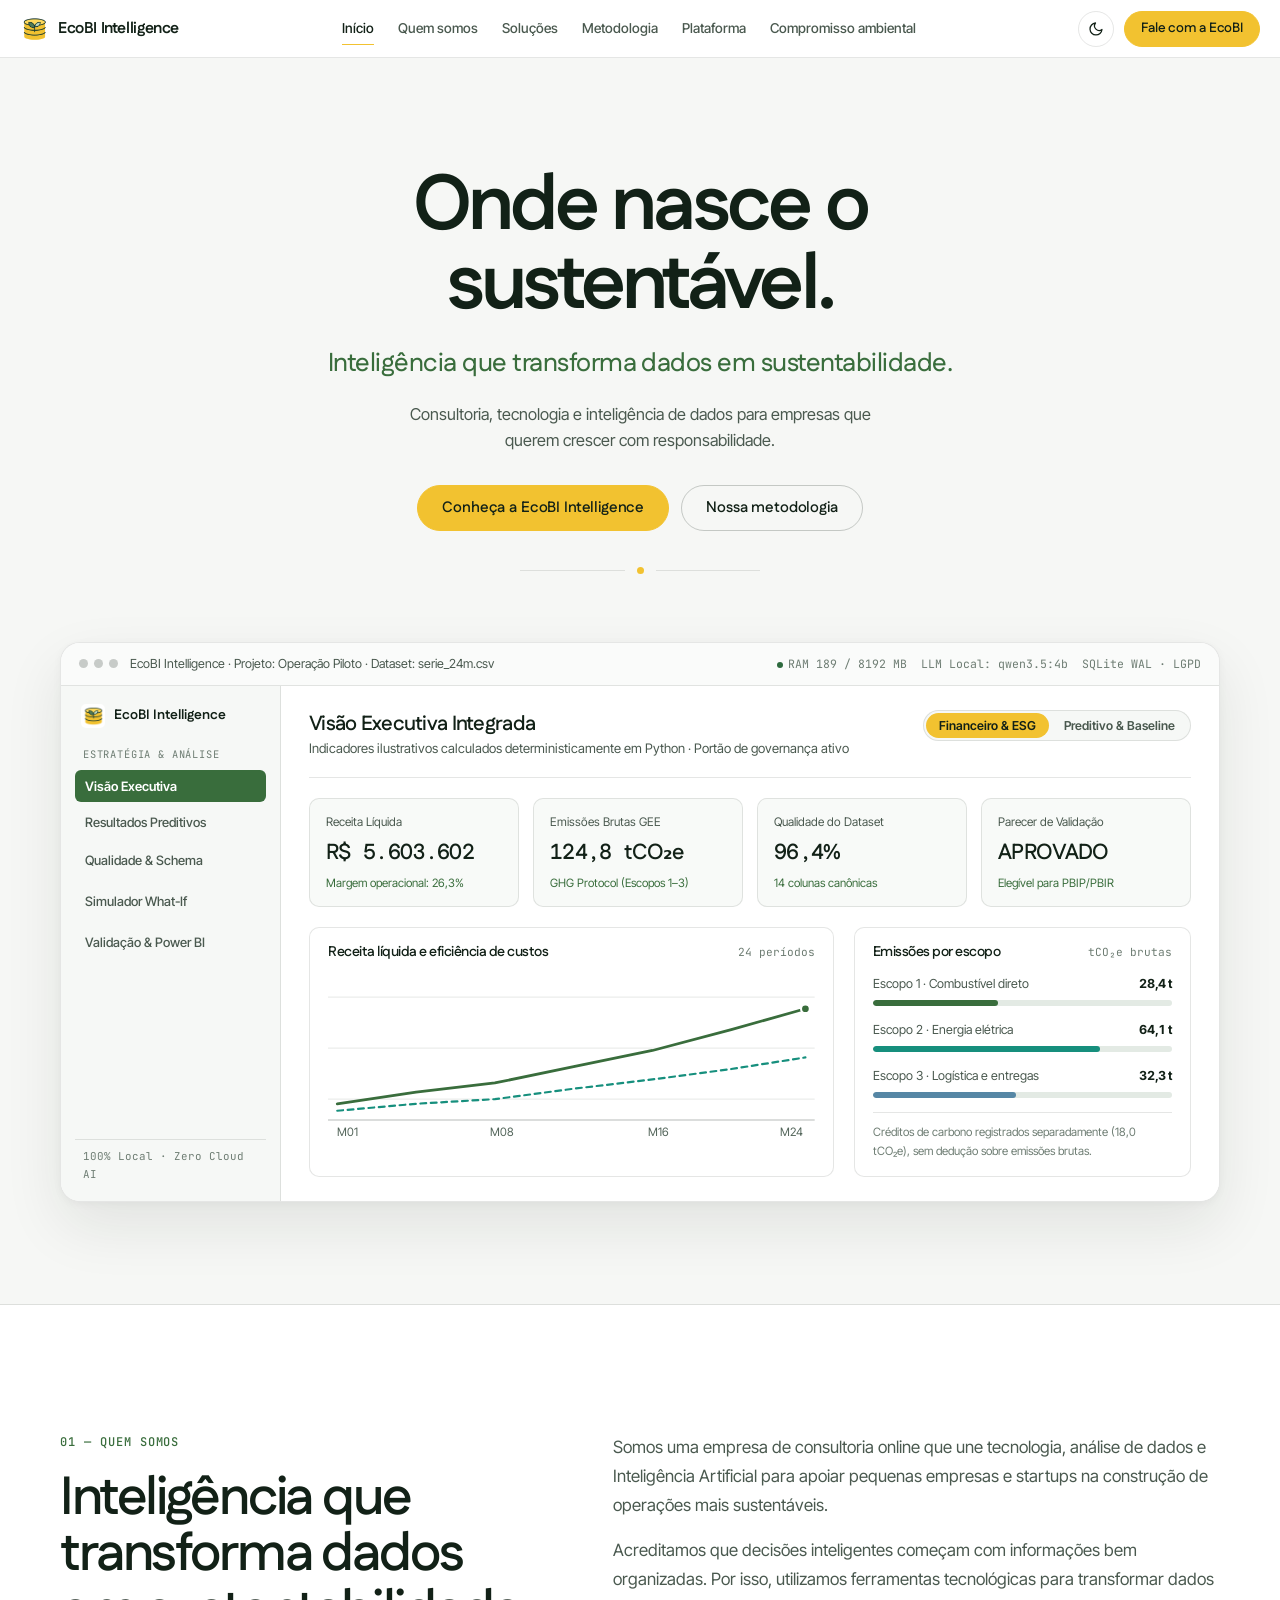
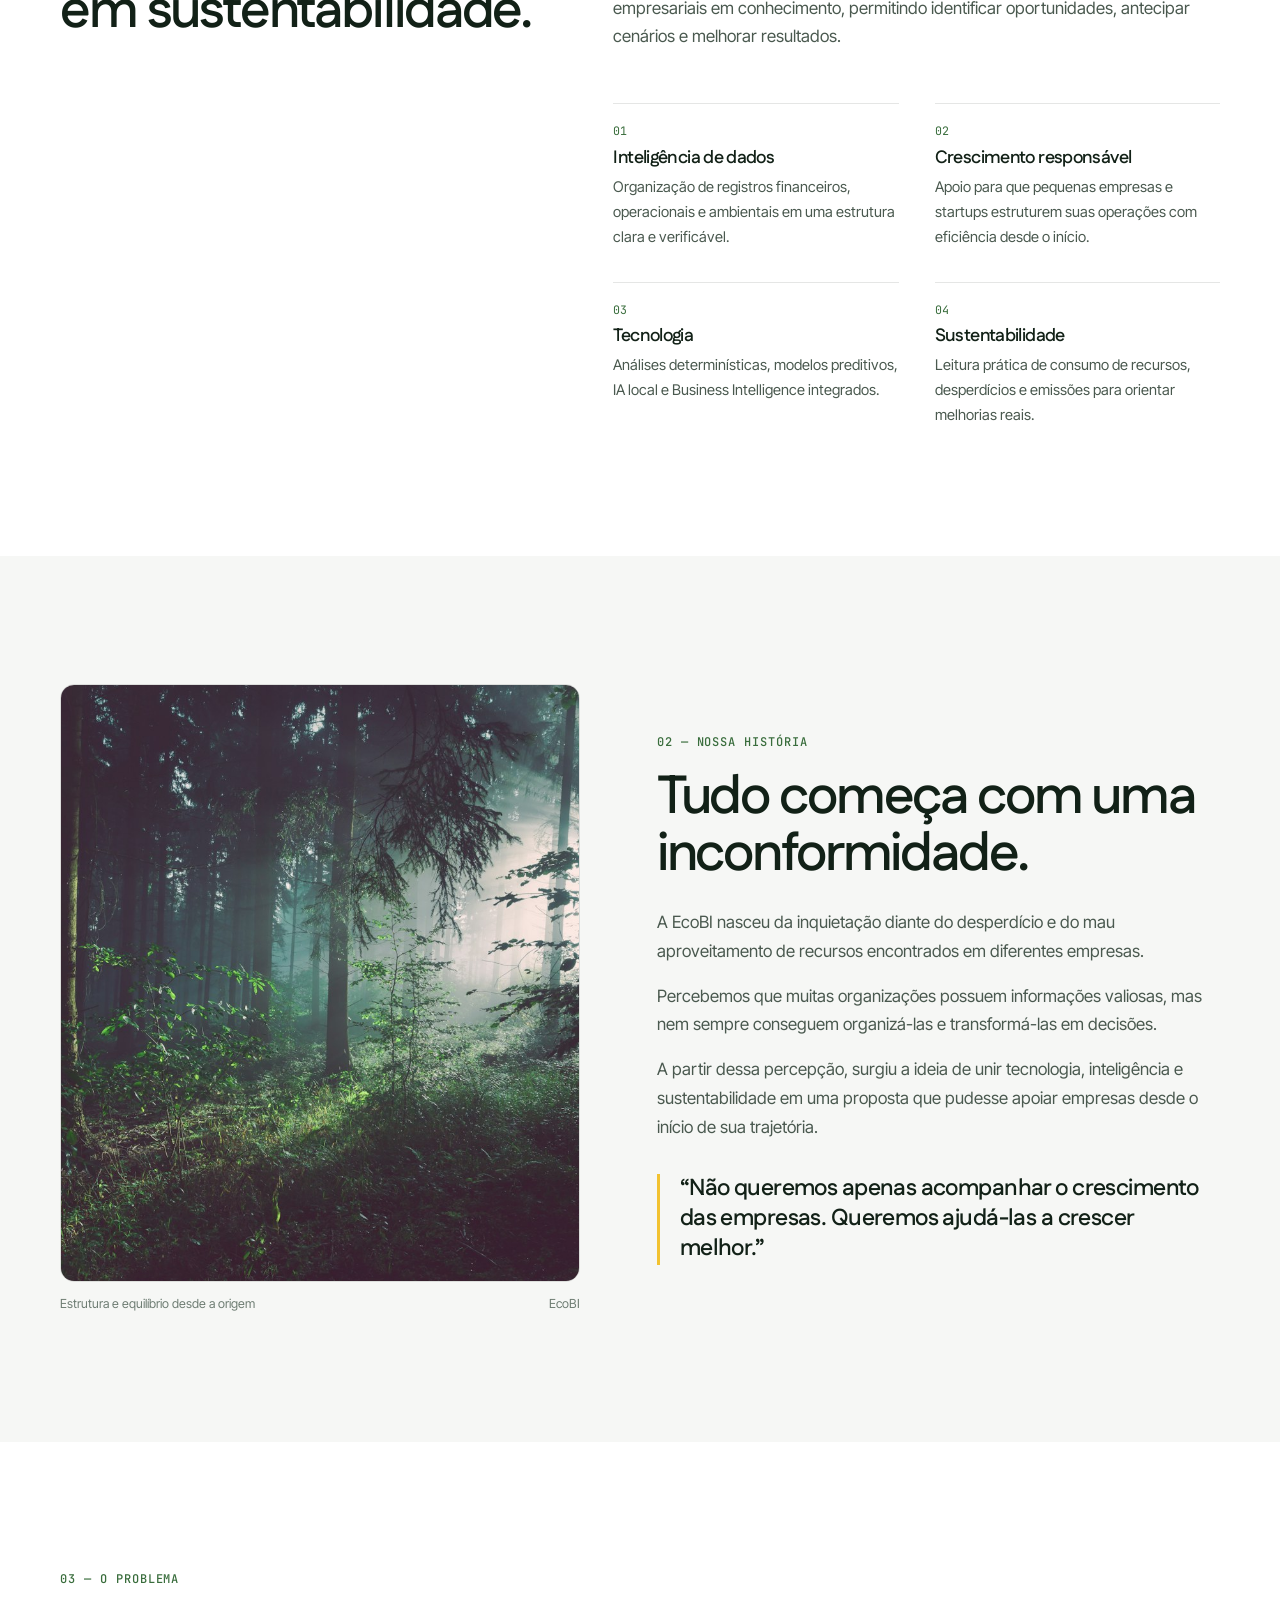
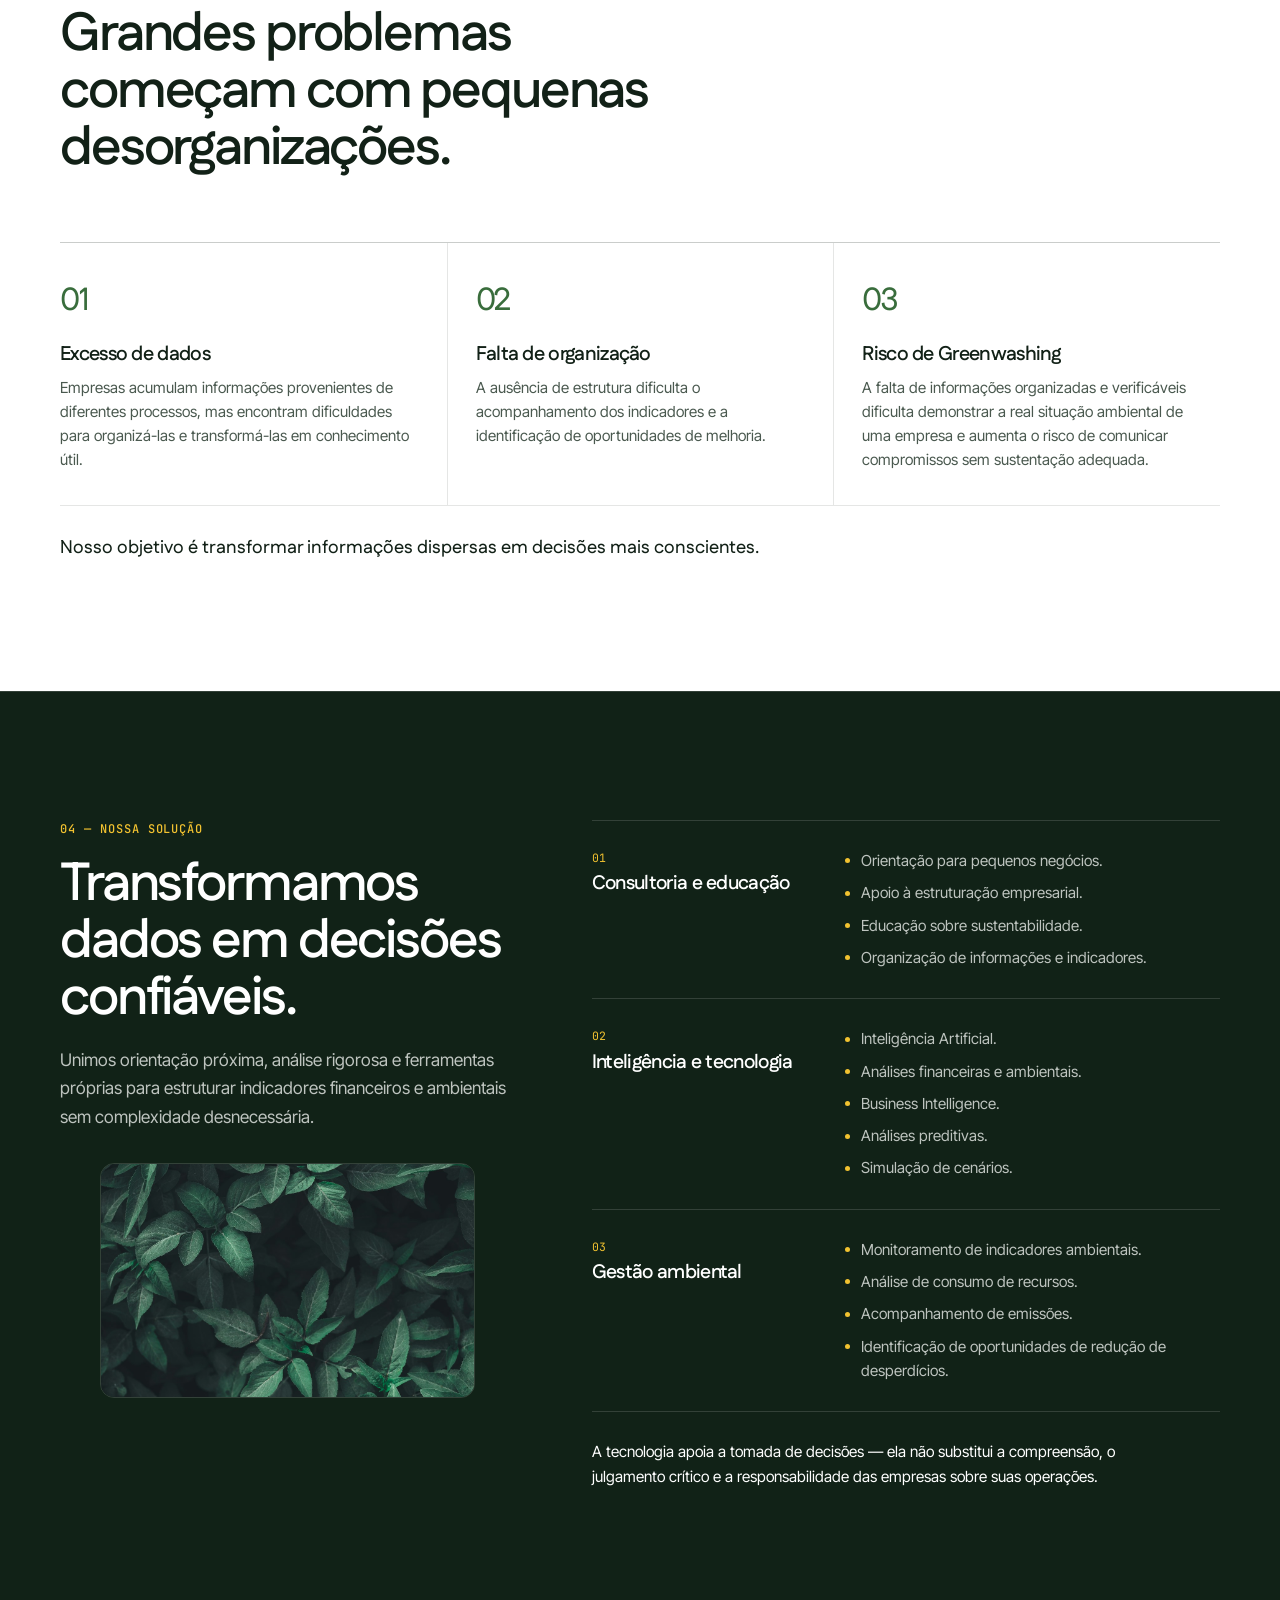
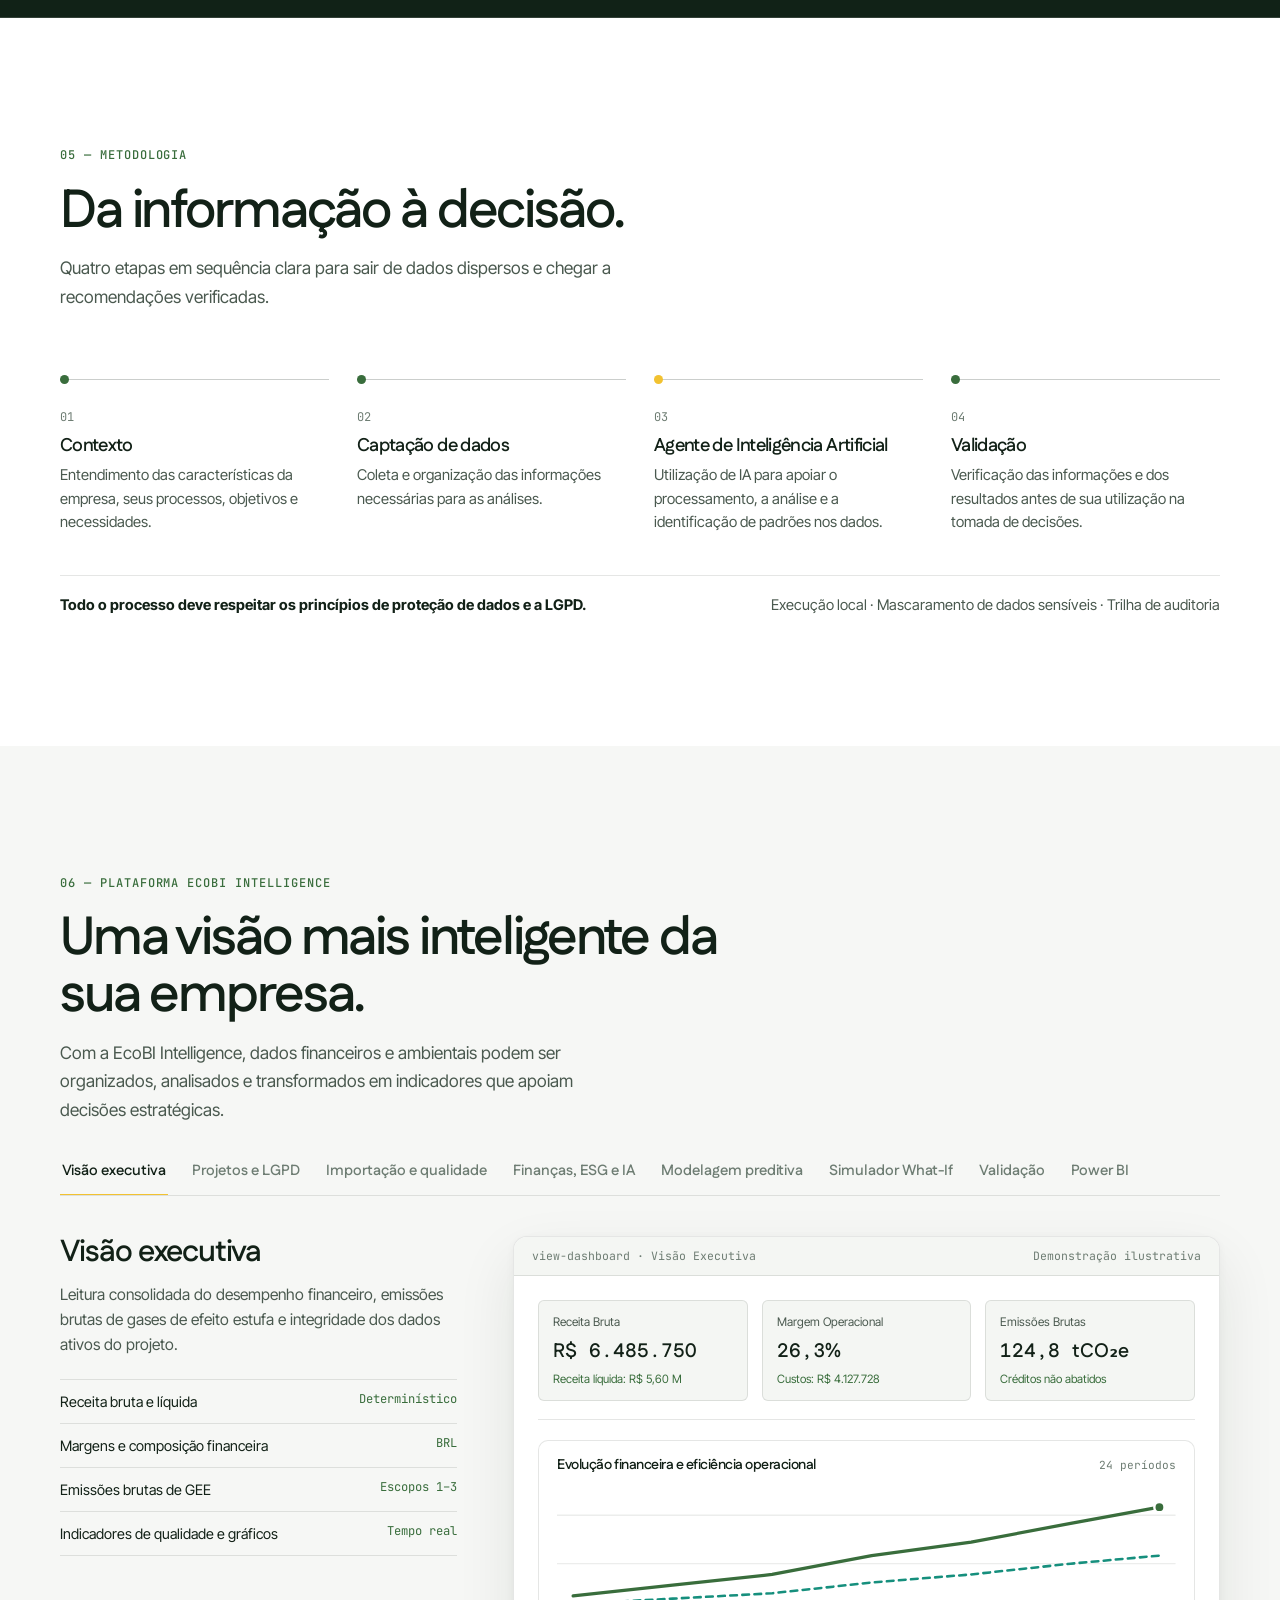
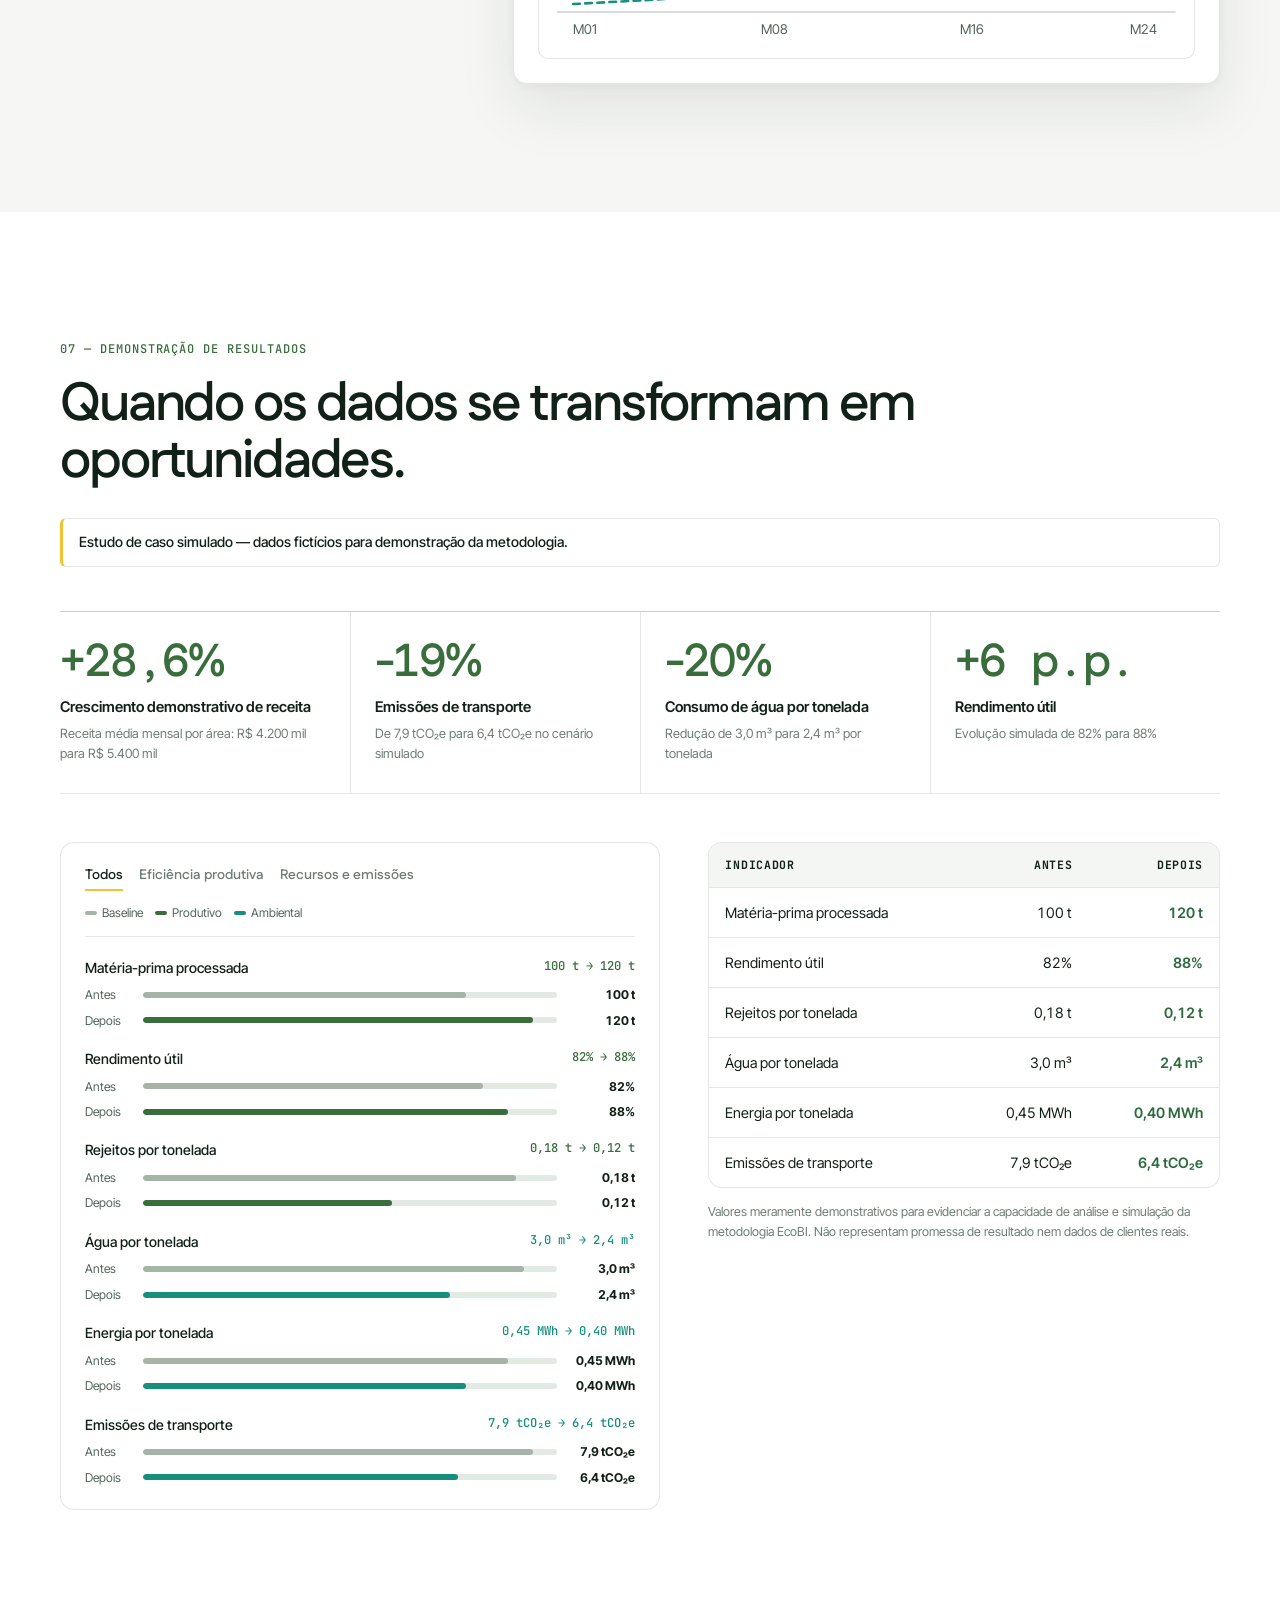
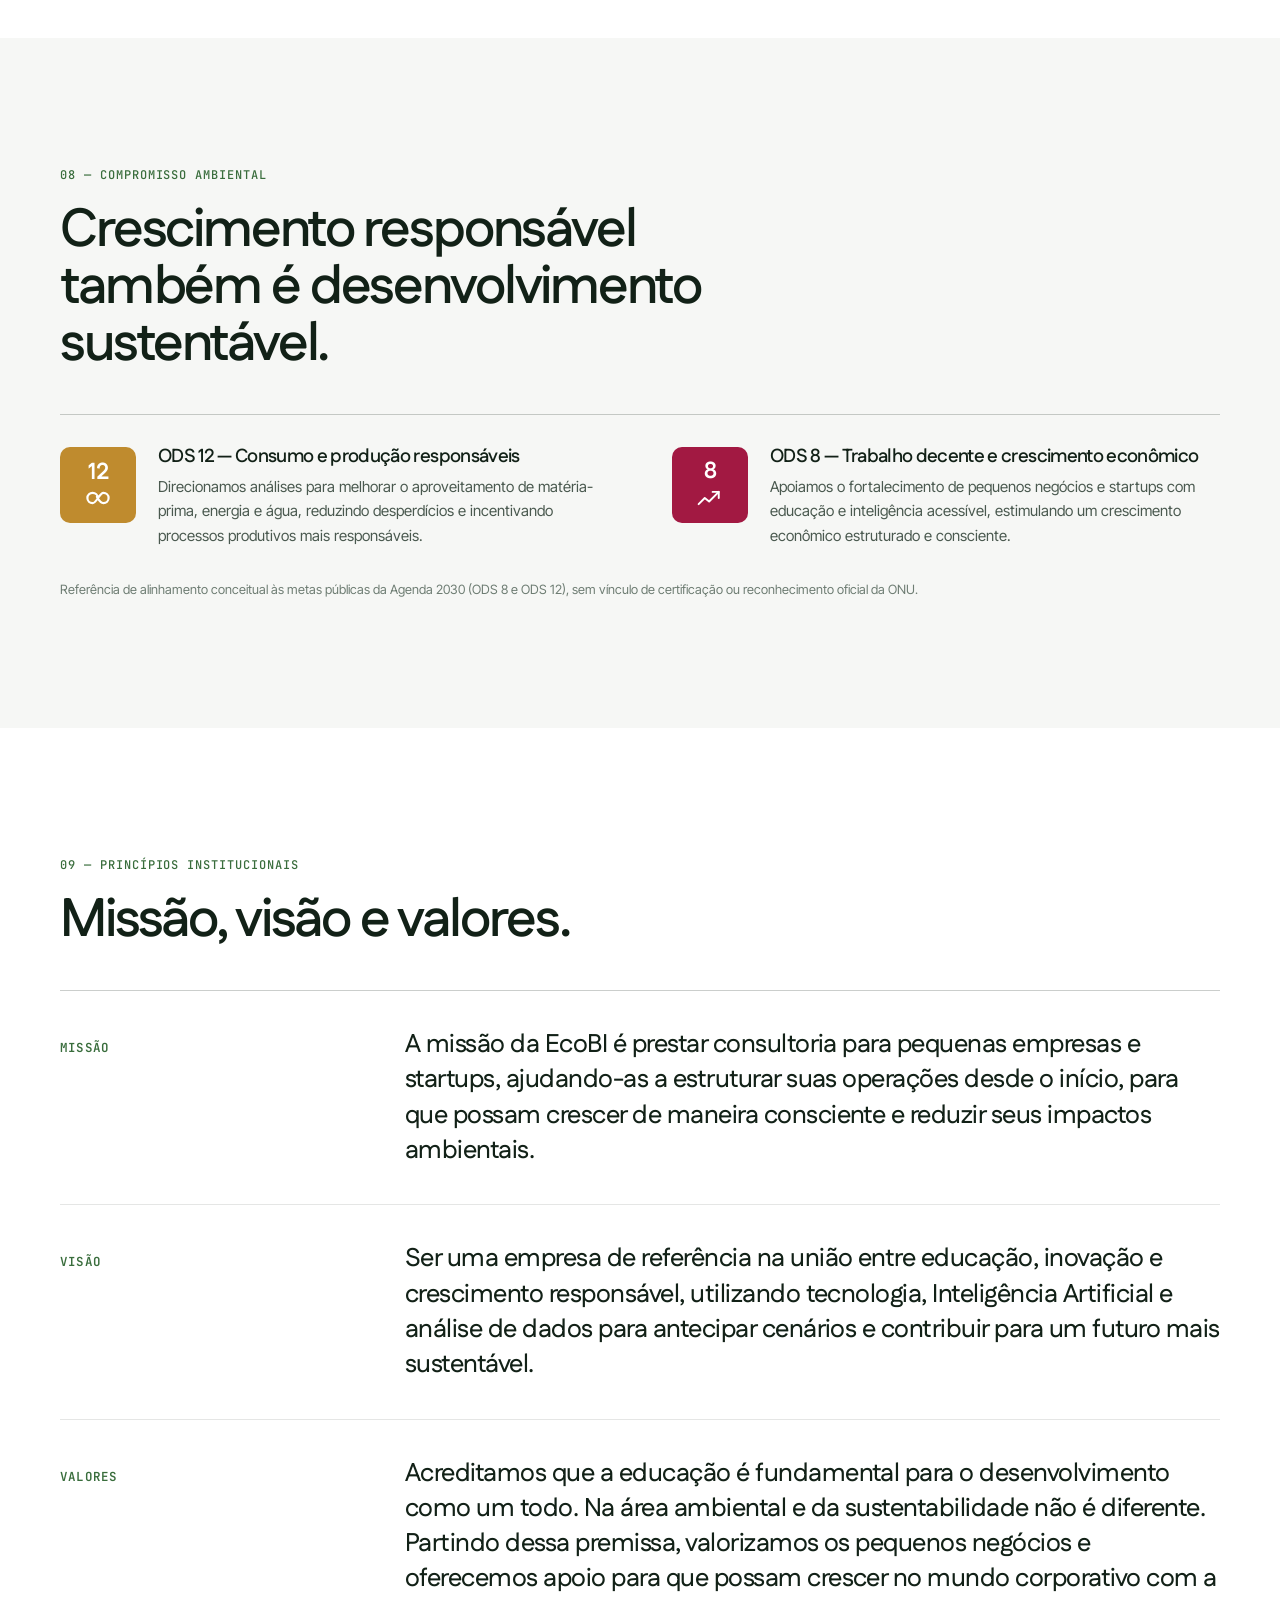
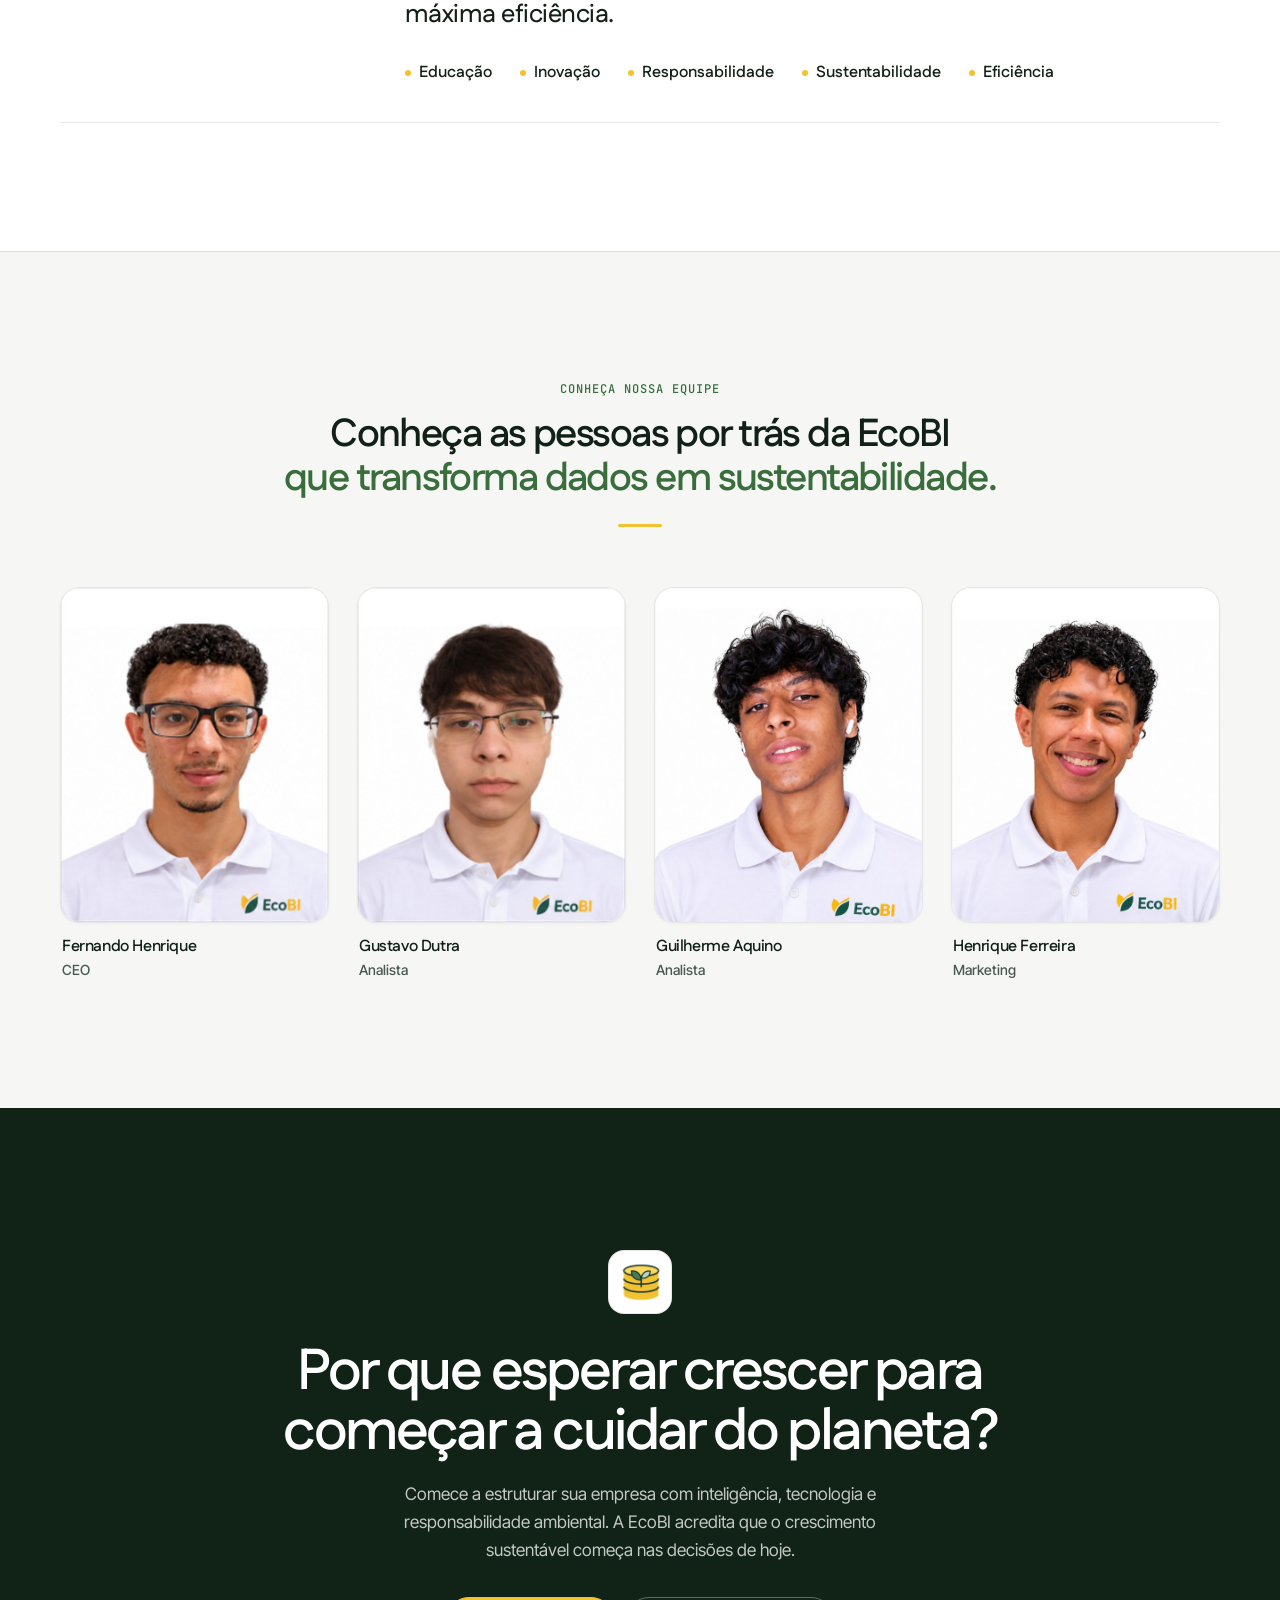
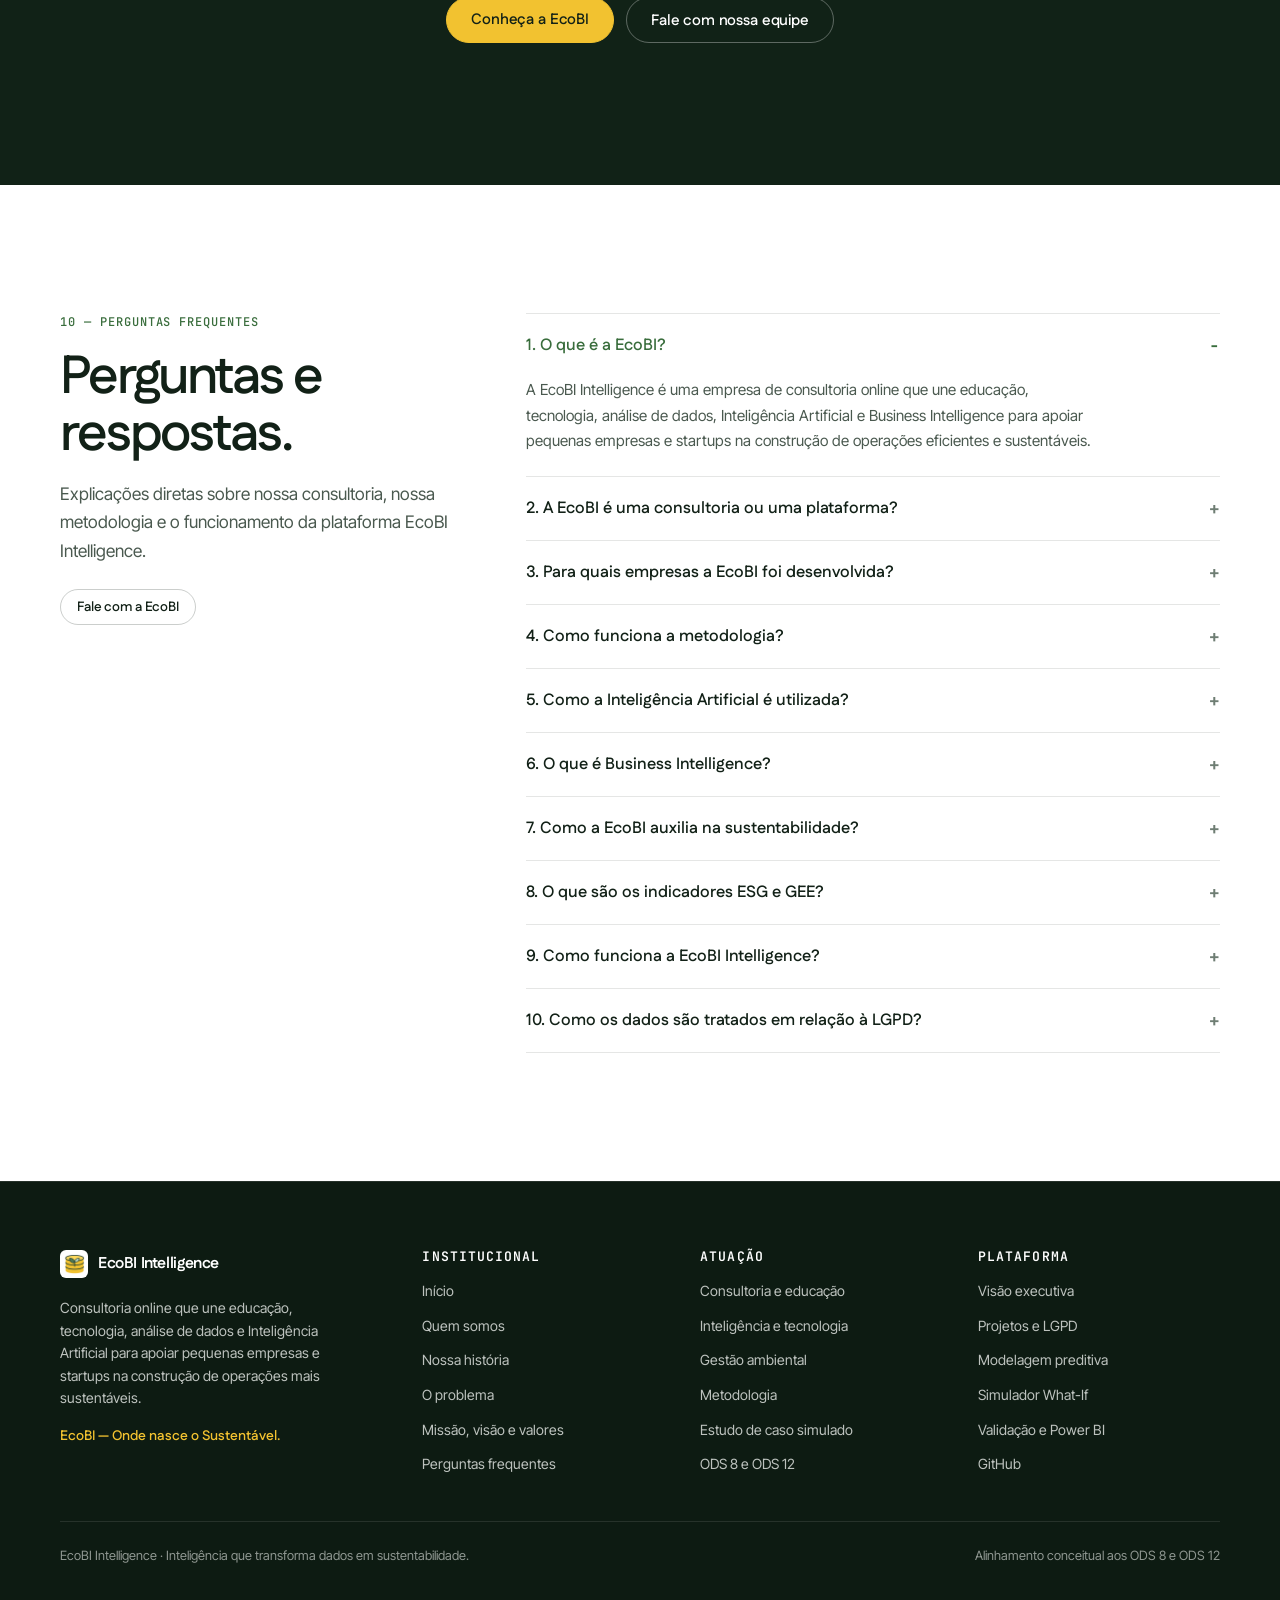
<file: index.html>
<!DOCTYPE html>
<html lang="pt-BR" data-theme="light">
<head>
  <meta charset="UTF-8">
  <meta name="viewport" content="width=device-width, initial-scale=1.0">
  <title>EcoBI Intelligence — Onde nasce o sustentável</title>
  <meta name="description" content="EcoBI — Onde nasce o Sustentável. Consultoria, tecnologia e inteligência de dados para pequenas empresas e startups que querem crescer com responsabilidade.">
  <meta name="theme-color" content="#396D3C">

  <meta property="og:type" content="website">
  <meta property="og:locale" content="pt_BR">
  <meta property="og:title" content="EcoBI Intelligence — Inteligência que transforma dados em sustentabilidade">
  <meta property="og:description" content="Consultoria, tecnologia e inteligência de dados para empresas que querem crescer com responsabilidade.">
  <meta property="og:image" content="assets/ecobi-logo.png">

  <link rel="icon" type="image/png" href="assets/ecobi-logo.png">

  <link rel="preconnect" href="https://fonts.googleapis.com">
  <link rel="preconnect" href="https://fonts.gstatic.com" crossorigin>
  <link href="https://fonts.googleapis.com/css2?family=Fustat:wght@500;600;700&family=Inter+Tight:wght@400;500;600&family=JetBrains+Mono:wght@400;500;600&display=swap" rel="stylesheet">

  <script>
    (function () {
      try {
        var saved = localStorage.getItem("ecobi_lp_theme");
        var theme = saved === "dark" || saved === "light"
          ? saved
          : (window.matchMedia && window.matchMedia("(prefers-color-scheme: dark)").matches ? "dark" : "light");
        document.documentElement.setAttribute("data-theme", theme);
      } catch (e) {
        document.documentElement.setAttribute("data-theme", "light");
      }
    })();
  </script>

  <link rel="stylesheet" href="css/tokens.css">
  <link rel="stylesheet" href="css/styles.css">
</head>
<body>
  <a href="#conteudo-principal" class="skip-link">Pular para o conteúdo principal</a>

  <!-- ======================================================================
       01. HEADER
       ====================================================================== -->
  <header id="site-header" class="site-header">
    <div class="container-wide header-inner">
      <a href="#inicio" class="brand-lockup" aria-label="EcoBI Intelligence — Início">
        <span class="brand-mark">
          <img src="assets/ecobi-logo.png" alt="Logo oficial da EcoBI Intelligence" width="28" height="28">
        </span>
        <span class="brand-wordmark">EcoBI Intelligence</span>
      </a>

      <nav class="main-nav" aria-label="Navegação principal">
        <a href="#inicio" class="nav-link is-active">Início</a>
        <a href="#quem-somos" class="nav-link">Quem somos</a>
        <a href="#solucoes" class="nav-link">Soluções</a>
        <a href="#metodologia" class="nav-link">Metodologia</a>
        <a href="#plataforma" class="nav-link">Plataforma</a>
        <a href="#compromisso" class="nav-link">Compromisso ambiental</a>
      </nav>

      <div class="header-actions">
        <button
          type="button"
          id="theme-toggle"
          class="icon-btn"
          aria-label="Ativar modo escuro"
          aria-pressed="false"
          title="Alternar tema"
        >
          <svg class="theme-icon-moon" viewBox="0 0 24 24" width="16" height="16" fill="none" stroke="currentColor" stroke-width="1.9" stroke-linecap="round" stroke-linejoin="round" aria-hidden="true">
            <path d="M21 12.79A9 9 0 1 1 11.21 3 7 7 0 0 0 21 12.79z"></path>
          </svg>
          <svg class="theme-icon-sun" viewBox="0 0 24 24" width="16" height="16" fill="none" stroke="currentColor" stroke-width="1.9" stroke-linecap="round" stroke-linejoin="round" aria-hidden="true">
            <circle cx="12" cy="12" r="5"></circle>
            <line x1="12" y1="1" x2="12" y2="3"></line>
            <line x1="12" y1="21" x2="12" y2="23"></line>
            <line x1="4.22" y1="4.22" x2="5.64" y2="5.64"></line>
            <line x1="18.36" y1="18.36" x2="19.78" y2="19.78"></line>
            <line x1="1" y1="12" x2="3" y2="12"></line>
            <line x1="21" y1="12" x2="23" y2="12"></line>
            <line x1="4.22" y1="19.78" x2="5.64" y2="18.36"></line>
            <line x1="18.36" y1="5.64" x2="19.78" y2="4.22"></line>
          </svg>
        </button>

        <button type="button" class="btn btn-primary btn-sm btn-cta-header" data-open-contact>
          Fale com a EcoBI
        </button>

        <button
          type="button"
          id="mobile-menu-toggle"
          class="icon-btn mobile-menu-toggle"
          aria-label="Abrir menu de navegação"
          aria-expanded="false"
          aria-controls="mobile-drawer"
        >
          <svg viewBox="0 0 24 24" width="18" height="18" fill="none" stroke="currentColor" stroke-width="1.9" stroke-linecap="round" aria-hidden="true">
            <line x1="4" y1="7" x2="20" y2="7"></line>
            <line x1="4" y1="12" x2="20" y2="12"></line>
            <line x1="4" y1="17" x2="20" y2="17"></line>
          </svg>
        </button>
      </div>
    </div>
  </header>

  <div id="mobile-drawer" class="mobile-drawer" aria-hidden="true">
    <div class="mobile-drawer-panel" role="dialog" aria-label="Menu de navegação móvel">
      <nav class="mobile-nav-list" aria-label="Links móveis">
        <a href="#inicio" class="mobile-nav-link">Início</a>
        <a href="#quem-somos" class="mobile-nav-link">Quem somos</a>
        <a href="#solucoes" class="mobile-nav-link">Soluções</a>
        <a href="#metodologia" class="mobile-nav-link">Metodologia</a>
        <a href="#plataforma" class="mobile-nav-link">Plataforma</a>
        <a href="#compromisso" class="mobile-nav-link">Compromisso ambiental</a>
      </nav>
      <button type="button" class="btn btn-primary" style="width: 100%;" data-open-contact>
        Fale com a EcoBI
      </button>
    </div>
  </div>

  <main id="conteudo-principal">
    <!-- ====================================================================
         02. HERO
         ==================================================================== -->
    <section id="inicio" class="hero-section">
      <div class="container">
        <div class="hero-intro">
          <h1 class="hero-headline">Onde nasce o sustentável.</h1>
          <p class="hero-complement">Inteligência que transforma dados em sustentabilidade.</p>
          <p class="hero-summary">
            Consultoria, tecnologia e inteligência de dados para empresas que querem crescer com responsabilidade.
          </p>

          <div class="hero-ctas">
            <a href="#plataforma" class="btn btn-primary">Conheça a EcoBI Intelligence</a>
            <a href="#metodologia" class="btn btn-outline">Nossa metodologia</a>
          </div>

          <div class="ecobi-axis-detail" aria-hidden="true">
            <span class="ecobi-axis-node"></span>
          </div>
        </div>

        <!-- Apresentação visual ampla e realista do sistema EcoBI -->
        <div class="product-window" aria-label="Interface demonstrativa da plataforma EcoBI Intelligence">
          <div class="window-topbar">
            <div class="window-meta-left">
              <span class="window-dots" aria-hidden="true"><i></i><i></i><i></i></span>
              <span>EcoBI Intelligence · Projeto: Operação Piloto · Dataset: serie_24m.csv</span>
            </div>
            <div class="window-telemetry">
              <span><i class="telemetry-live-dot" aria-hidden="true"></i>RAM 189 / 8192 MB</span>
              <span>LLM Local: qwen3.5:4b</span>
              <span>SQLite WAL · LGPD</span>
            </div>
          </div>

          <div class="window-body">
            <aside class="window-sidebar" aria-label="Módulos do sistema">
              <div class="window-brand">
                <img src="assets/ecobi-logo.png" alt="" width="24" height="24" aria-hidden="true">
                <strong>EcoBI Intelligence</strong>
              </div>

              <div class="window-nav-group" role="tablist" aria-label="Alternar tela no painel demonstrativo">
                <span class="window-nav-label">Estratégia &amp; Análise</span>
                <button type="button" class="window-nav-item" role="tab" aria-selected="true" data-showcase-target="hero-view-esg">
                  Visão Executiva
                </button>
                <button type="button" class="window-nav-item" role="tab" aria-selected="false" data-showcase-target="hero-view-gov">
                  Resultados Preditivos
                </button>
                <a href="#plataforma" class="window-nav-item">Qualidade &amp; Schema</a>
                <a href="#plataforma" class="window-nav-item">Simulador What-If</a>
                <a href="#plataforma" class="window-nav-item">Validação &amp; Power BI</a>
              </div>

              <div class="window-privacy-foot">
                100% Local · Zero Cloud AI
              </div>
            </aside>

            <div class="window-canvas">
              <div class="window-canvas-head">
                <div>
                  <h2>Visão Executiva Integrada</h2>
                  <p>Indicadores ilustrativos calculados deterministicamente em Python · Portão de governança ativo</p>
                </div>

                <div class="window-mode-tabs" role="tablist" aria-label="Visualização do painel">
                  <button type="button" class="window-mode-btn" role="tab" aria-selected="true" data-showcase-target="hero-view-esg">
                    Financeiro &amp; ESG
                  </button>
                  <button type="button" class="window-mode-btn" role="tab" aria-selected="false" data-showcase-target="hero-view-gov">
                    Preditivo &amp; Baseline
                  </button>
                </div>
              </div>

              <!-- Tela 1: Financeiro & ESG -->
              <div id="hero-view-esg" class="showcase-view">
                <div class="window-kpi-strip">
                  <div class="window-kpi">
                    <span>Receita Líquida</span>
                    <strong>R$ 5.603.602</strong>
                    <small>Margem operacional: 26,3%</small>
                  </div>
                  <div class="window-kpi">
                    <span>Emissões Brutas GEE</span>
                    <strong>124,8 tCO₂e</strong>
                    <small>GHG Protocol (Escopos 1–3)</small>
                  </div>
                  <div class="window-kpi">
                    <span>Qualidade do Dataset</span>
                    <strong>96,4%</strong>
                    <small>14 colunas canônicas</small>
                  </div>
                  <div class="window-kpi">
                    <span>Parecer de Validação</span>
                    <strong>APROVADO</strong>
                    <small>Elegível para PBIP/PBIR</small>
                  </div>
                </div>

                <div class="window-charts-split">
                  <div class="chart-surface-box">
                    <div class="chart-caption-row">
                      <h3>Receita líquida e eficiência de custos</h3>
                      <span>24 períodos</span>
                    </div>
                    <svg viewBox="0 0 420 144" width="100%" role="img" aria-label="Gráfico linear de evolução financeira">
                      <line x1="0" y1="20" x2="420" y2="20" stroke="var(--chart-grid-line)" stroke-width="1" />
                      <line x1="0" y1="64" x2="420" y2="64" stroke="var(--chart-grid-line)" stroke-width="1" />
                      <line x1="0" y1="108" x2="420" y2="108" stroke="var(--chart-grid-line)" stroke-width="1" />
                      <line x1="0" y1="126" x2="420" y2="126" stroke="var(--chart-axis-line)" stroke-width="1.1" />

                      <polyline points="8,112 76,102 144,94 212,80 280,66 348,48 412,30" fill="none" stroke="var(--color-chart-primary)" stroke-width="2.4" stroke-linecap="round" stroke-linejoin="round" />
                      <polyline points="8,118 76,112 144,108 212,99 280,91 348,82 412,72" fill="none" stroke="var(--color-chart-secondary)" stroke-width="1.9" stroke-dasharray="5 4" stroke-linecap="round" />

                      <circle cx="412" cy="30" r="3.8" fill="var(--color-chart-primary)" stroke="var(--chart-marker-halo)" stroke-width="1.8" />

                      <text x="8" y="140" fill="var(--chart-axis-text)" font-size="10">M01</text>
                      <text x="140" y="140" fill="var(--chart-axis-text)" font-size="10">M08</text>
                      <text x="276" y="140" fill="var(--chart-axis-text)" font-size="10">M16</text>
                      <text x="390" y="140" fill="var(--chart-axis-text)" font-size="10">M24</text>
                    </svg>
                  </div>

                  <div class="chart-surface-box">
                    <div class="chart-caption-row">
                      <h3>Emissões por escopo</h3>
                      <span>tCO₂e brutas</span>
                    </div>
                    <div class="scope-editorial-list">
                      <div class="scope-row">
                        <div class="scope-row-meta"><span>Escopo 1 · Combustível direto</span><strong>28,4 t</strong></div>
                        <div class="thin-bar-track"><div class="thin-bar-fill" style="width: 42%;"></div></div>
                      </div>
                      <div class="scope-row">
                        <div class="scope-row-meta"><span>Escopo 2 · Energia elétrica</span><strong>64,1 t</strong></div>
                        <div class="thin-bar-track"><div class="thin-bar-fill thin-bar-fill--secondary" style="width: 76%;"></div></div>
                      </div>
                      <div class="scope-row">
                        <div class="scope-row-meta"><span>Escopo 3 · Logística e entregas</span><strong>32,3 t</strong></div>
                        <div class="thin-bar-track"><div class="thin-bar-fill thin-bar-fill--tertiary" style="width: 48%;"></div></div>
                      </div>
                    </div>
                    <p class="window-footnote">
                      Créditos de carbono registrados separadamente (18,0 tCO₂e), sem dedução sobre emissões brutas.
                    </p>
                  </div>
                </div>
              </div>

              <!-- Tela 2: Preditivo & Baseline -->
              <div id="hero-view-gov" class="showcase-view" hidden>
                <div class="window-kpi-strip">
                  <div class="window-kpi">
                    <span>Algoritmo Selecionado</span>
                    <strong>Ridge (L2)</strong>
                    <small>Scikit-learn · Split cronológico</small>
                  </div>
                  <div class="window-kpi">
                    <span>Comparação Baseline</span>
                    <strong>WAPE &lt; Naive</strong>
                    <small>Backtesting multi-janelas</small>
                  </div>
                  <div class="window-kpi">
                    <span>Faixa de Incerteza</span>
                    <strong>P10 – P90</strong>
                    <small>Intervalo explícito</small>
                  </div>
                  <div class="window-kpi">
                    <span>Monitoramento PSI</span>
                    <strong>ESTÁVEL</strong>
                    <small>Sem drift crítico</small>
                  </div>
                </div>

                <div class="chart-surface-box">
                  <div class="chart-caption-row">
                    <h3>Série histórica realizada, previsão e intervalo P10–P90</h3>
                    <span>Zero vazamento temporal</span>
                  </div>
                  <svg viewBox="0 0 560 140" width="100%" role="img" aria-label="Gráfico de série temporal com corte cronológico e faixa P10-P90">
                    <line x1="0" y1="26" x2="560" y2="26" stroke="var(--chart-grid-line)" stroke-width="1" />
                    <line x1="0" y1="72" x2="560" y2="72" stroke="var(--chart-grid-line)" stroke-width="1" />
                    <line x1="0" y1="118" x2="560" y2="118" stroke="var(--chart-axis-line)" stroke-width="1.2" />

                    <polygon points="340,68 430,44 544,26 544,74 430,84 340,68" fill="var(--chart-ci-fill)" />
                    <polyline points="340,68 430,44 544,26" fill="none" stroke="var(--chart-ci-stroke)" stroke-width="1.25" stroke-dasharray="4 3" />
                    <polyline points="340,68 430,84 544,74" fill="none" stroke="var(--chart-ci-stroke)" stroke-width="1.25" stroke-dasharray="4 3" />

                    <line x1="340" y1="10" x2="340" y2="118" stroke="var(--chart-split-line)" stroke-width="1.6" stroke-dasharray="5 4" />
                    <rect x="346" y="8" width="106" height="18" rx="4" fill="var(--chart-split-bg)" stroke="var(--chart-split-border)" stroke-width="1" />
                    <text x="353" y="20" fill="var(--chart-split-text)" font-size="9.5" font-weight="600">Corte de validação</text>

                    <polyline points="12,108 96,96 180,88 262,76 340,68" fill="none" stroke="var(--chart-series-history)" stroke-width="2.6" stroke-linecap="round" stroke-linejoin="round" />
                    <polyline points="340,68 430,60 544,46" fill="none" stroke="var(--chart-series-forecast)" stroke-width="2.6" stroke-dasharray="7 4" stroke-linecap="round" stroke-linejoin="round" />
                    <polyline points="340,68 430,75 544,73" fill="none" stroke="var(--chart-series-baseline)" stroke-width="2.1" stroke-dasharray="5 4" stroke-linecap="round" />

                    <circle cx="340" cy="68" r="3.6" fill="var(--chart-series-history)" stroke="var(--chart-marker-halo)" stroke-width="1.6" />
                    <circle cx="544" cy="46" r="3.8" fill="var(--chart-series-forecast)" stroke="var(--chart-marker-halo)" stroke-width="1.6" />
                    <circle cx="544" cy="73" r="3.2" fill="var(--chart-series-baseline)" stroke="var(--chart-marker-halo)" stroke-width="1.4" />

                    <text x="12" y="134" fill="var(--chart-axis-text)" font-size="10">Histórico realizado</text>
                    <text x="278" y="134" fill="var(--chart-axis-text)" font-size="10">Baseline (Naive)</text>
                    <text x="444" y="134" fill="var(--chart-axis-text)" font-size="10">Previsão + P10–P90</text>
                  </svg>
                </div>
              </div>
            </div>
          </div>
        </div>
      </div>
    </section>

    <!-- ====================================================================
         03. QUEM SOMOS
         ==================================================================== -->
    <section id="quem-somos" class="section">
      <div class="container">
        <div class="editorial-12">
          <div>
            <span class="kicker">01 — Quem somos</span>
            <h2 class="display-lg">Inteligência que transforma dados em sustentabilidade.</h2>
          </div>

          <div class="editorial-prose">
            <p>
              Somos uma empresa de consultoria online que une tecnologia, análise de dados e Inteligência Artificial para apoiar pequenas empresas e startups na construção de operações mais sustentáveis.
            </p>
            <p>
              Acreditamos que decisões inteligentes começam com informações bem organizadas. Por isso, utilizamos ferramentas tecnológicas para transformar dados empresariais em conhecimento, permitindo identificar oportunidades, antecipar cenários e melhorar resultados.
            </p>

            <div class="pillars-open-index">
              <div class="pillar-entry">
                <span class="pillar-entry-num">01</span>
                <h3>Inteligência de dados</h3>
                <p>Organização de registros financeiros, operacionais e ambientais em uma estrutura clara e verificável.</p>
              </div>
              <div class="pillar-entry">
                <span class="pillar-entry-num">02</span>
                <h3>Crescimento responsável</h3>
                <p>Apoio para que pequenas empresas e startups estruturem suas operações com eficiência desde o início.</p>
              </div>
              <div class="pillar-entry">
                <span class="pillar-entry-num">03</span>
                <h3>Tecnologia</h3>
                <p>Análises determinísticas, modelos preditivos, IA local e Business Intelligence integrados.</p>
              </div>
              <div class="pillar-entry">
                <span class="pillar-entry-num">04</span>
                <h3>Sustentabilidade</h3>
                <p>Leitura prática de consumo de recursos, desperdícios e emissões para orientar melhorias reais.</p>
              </div>
            </div>
          </div>
        </div>
      </div>
    </section>

    <!-- ====================================================================
         04. NOSSA HISTÓRIA (FOTOGRAFIA REAL DE NATUREZA + TIPOGRAFIA)
         ==================================================================== -->
    <section id="nossa-historia" class="section section-subtle">
      <div class="container story-spread">
        <figure class="editorial-photo-frame">
          <img
            src="assets/forest-canopy.jpg"
            alt="Luz natural atravessando árvores altas em uma floresta densa"
            loading="lazy"
          >
          <figcaption>
            <span>Estrutura e equilíbrio desde a origem</span>
            <span>EcoBI</span>
          </figcaption>
        </figure>

        <div class="editorial-prose">
          <span class="kicker">02 — Nossa história</span>
          <h2 class="display-lg" style="margin-bottom: 24px;">Tudo começa com uma inconformidade.</h2>
          <p>
            A EcoBI nasceu da inquietação diante do desperdício e do mau aproveitamento de recursos encontrados em diferentes empresas.
          </p>
          <p>
            Percebemos que muitas organizações possuem informações valiosas, mas nem sempre conseguem organizá-las e transformá-las em decisões.
          </p>
          <p>
            A partir dessa percepção, surgiu a ideia de unir tecnologia, inteligência e sustentabilidade em uma proposta que pudesse apoiar empresas desde o início de sua trajetória.
          </p>

          <blockquote class="editorial-pullquote">
            “Não queremos apenas acompanhar o crescimento das empresas. Queremos ajudá-las a crescer melhor.”
          </blockquote>
        </div>
      </div>
    </section>

    <!-- ====================================================================
         05. O PROBLEMA QUE QUEREMOS RESOLVER
         ==================================================================== -->
    <section id="problemas" class="section">
      <div class="container">
        <div class="problems-header">
          <span class="kicker">03 — O problema</span>
          <h2 class="display-lg">Grandes problemas começam com pequenas desorganizações.</h2>
        </div>

        <div class="problems-ledger">
          <article class="problem-column">
            <span class="problem-index">01</span>
            <h3>Excesso de dados</h3>
            <p>
              Empresas acumulam informações provenientes de diferentes processos, mas encontram dificuldades para organizá-las e transformá-las em conhecimento útil.
            </p>
          </article>

          <article class="problem-column">
            <span class="problem-index">02</span>
            <h3>Falta de organização</h3>
            <p>
              A ausência de estrutura dificulta o acompanhamento dos indicadores e a identificação de oportunidades de melhoria.
            </p>
          </article>

          <article class="problem-column">
            <span class="problem-index">03</span>
            <h3>Risco de Greenwashing</h3>
            <p>
              A falta de informações organizadas e verificáveis dificulta demonstrar a real situação ambiental de uma empresa e aumenta o risco de comunicar compromissos sem sustentação adequada.
            </p>
          </article>
        </div>

        <p class="problems-coda">
          Nosso objetivo é transformar informações dispersas em decisões mais conscientes.
        </p>
      </div>
    </section>

    <!-- ====================================================================
         06. NOSSA SOLUÇÃO (AMBIENTE PROFUNDO + COMPOSIÇÃO EM LINHAS)
         ==================================================================== -->
    <section id="solucoes" class="section section-deep">
      <div class="container solution-editorial-layout">
        <div>
          <span class="kicker">04 — Nossa solução</span>
          <h2 class="display-lg" style="margin-bottom: 18px;">Transformamos dados em decisões confiáveis.</h2>
          <p class="lead-copy">
            Unimos orientação próxima, análise rigorosa e ferramentas próprias para estruturar indicadores financeiros e ambientais sem complexidade desnecessária.
          </p>

          <figure class="solution-side-photo">
            <img
              src="assets/botanical-foliage.jpg"
              alt="Textura natural de folhagem verde-escura sob luz difusa"
              loading="lazy"
            >
          </figure>
        </div>

        <div>
          <div class="solution-rows">
            <article class="solution-row">
              <div>
                <span class="solution-row-num">01</span>
                <h3>Consultoria e educação</h3>
              </div>
              <ul class="clean-bullet-list">
                <li>Orientação para pequenos negócios.</li>
                <li>Apoio à estruturação empresarial.</li>
                <li>Educação sobre sustentabilidade.</li>
                <li>Organização de informações e indicadores.</li>
              </ul>
            </article>

            <article class="solution-row">
              <div>
                <span class="solution-row-num">02</span>
                <h3>Inteligência e tecnologia</h3>
              </div>
              <ul class="clean-bullet-list">
                <li>Inteligência Artificial.</li>
                <li>Análises financeiras e ambientais.</li>
                <li>Business Intelligence.</li>
                <li>Análises preditivas.</li>
                <li>Simulação de cenários.</li>
              </ul>
            </article>

            <article class="solution-row">
              <div>
                <span class="solution-row-num">03</span>
                <h3>Gestão ambiental</h3>
              </div>
              <ul class="clean-bullet-list">
                <li>Monitoramento de indicadores ambientais.</li>
                <li>Análise de consumo de recursos.</li>
                <li>Acompanhamento de emissões.</li>
                <li>Identificação de oportunidades de redução de desperdícios.</li>
              </ul>
            </article>
          </div>

          <p class="human-decision-note">
            A tecnologia apoia a tomada de decisões — ela não substitui a compreensão, o julgamento crítico e a responsabilidade das empresas sobre suas operações.
          </p>
        </div>
      </div>
    </section>

    <!-- ====================================================================
         07. METODOLOGIA (LINHA DO TEMPO CONTÍNUA)
         ==================================================================== -->
    <section id="metodologia" class="section">
      <div class="container">
        <div class="timeline-header">
          <span class="kicker">05 — Metodologia</span>
          <h2 class="display-lg" style="margin-bottom: 14px;">Da informação à decisão.</h2>
          <p class="lead-copy">
            Quatro etapas em sequência clara para sair de dados dispersos e chegar a recomendações verificadas.
          </p>
        </div>

        <div class="timeline-track">
          <article class="timeline-step">
            <span class="timeline-node" aria-hidden="true"></span>
            <span class="timeline-num">01</span>
            <h3>Contexto</h3>
            <p>Entendimento das características da empresa, seus processos, objetivos e necessidades.</p>
          </article>

          <article class="timeline-step">
            <span class="timeline-node" aria-hidden="true"></span>
            <span class="timeline-num">02</span>
            <h3>Captação de dados</h3>
            <p>Coleta e organização das informações necessárias para as análises.</p>
          </article>

          <article class="timeline-step">
            <span class="timeline-node" aria-hidden="true"></span>
            <span class="timeline-num">03</span>
            <h3>Agente de Inteligência Artificial</h3>
            <p>Utilização de IA para apoiar o processamento, a análise e a identificação de padrões nos dados.</p>
          </article>

          <article class="timeline-step">
            <span class="timeline-node" aria-hidden="true"></span>
            <span class="timeline-num">04</span>
            <h3>Validação</h3>
            <p>Verificação das informações e dos resultados antes de sua utilização na tomada de decisões.</p>
          </article>
        </div>

        <div class="timeline-lgpd-note">
          <strong>Todo o processo deve respeitar os princípios de proteção de dados e a LGPD.</strong>
          <span>Execução local · Mascaramento de dados sensíveis · Trilha de auditoria</span>
        </div>
      </div>
    </section>

    <!-- ====================================================================
         08. CONHEÇA A ECOBI INTELLIGENCE
         ==================================================================== -->
    <section id="plataforma" class="section section-subtle">
      <div class="container">
        <div class="platform-head">
          <span class="kicker">06 — Plataforma EcoBI Intelligence</span>
          <h2 class="display-lg" style="margin-bottom: 14px;">Uma visão mais inteligente da sua empresa.</h2>
          <p class="lead-copy">
            Com a EcoBI Intelligence, dados financeiros e ambientais podem ser organizados, analisados e transformados em indicadores que apoiam decisões estratégicas.
          </p>
        </div>

        <div class="module-rail" role="tablist" aria-label="Módulos da plataforma EcoBI Intelligence">
          <button type="button" class="module-tab" role="tab" id="tab-exec" aria-selected="true" aria-controls="panel-exec" tabindex="0">Visão executiva</button>
          <button type="button" class="module-tab" role="tab" id="tab-lgpd" aria-selected="false" aria-controls="panel-lgpd" tabindex="-1">Projetos e LGPD</button>
          <button type="button" class="module-tab" role="tab" id="tab-quality" aria-selected="false" aria-controls="panel-quality" tabindex="-1">Importação e qualidade</button>
          <button type="button" class="module-tab" role="tab" id="tab-esg" aria-selected="false" aria-controls="panel-esg" tabindex="-1">Finanças, ESG e IA</button>
          <button type="button" class="module-tab" role="tab" id="tab-predictive" aria-selected="false" aria-controls="panel-predictive" tabindex="-1">Modelagem preditiva</button>
          <button type="button" class="module-tab" role="tab" id="tab-whatif" aria-selected="false" aria-controls="panel-whatif" tabindex="-1">Simulador What-If</button>
          <button type="button" class="module-tab" role="tab" id="tab-validation" aria-selected="false" aria-controls="panel-validation" tabindex="-1">Validação</button>
          <button type="button" class="module-tab" role="tab" id="tab-powerbi" aria-selected="false" aria-controls="panel-powerbi" tabindex="-1">Power BI</button>
        </div>

        <!-- Módulo 01 -->
        <div id="panel-exec" class="module-panel" role="tabpanel" aria-labelledby="tab-exec">
          <div class="module-showcase-split">
            <div class="module-copy">
              <h3>Visão executiva</h3>
              <p>Leitura consolidada do desempenho financeiro, emissões brutas de gases de efeito estufa e integridade dos dados ativos do projeto.</p>
              <ul class="module-spec-list">
                <li><span>Receita bruta e líquida</span><span>Determinístico</span></li>
                <li><span>Margens e composição financeira</span><span>BRL</span></li>
                <li><span>Emissões brutas de GEE</span><span>Escopos 1–3</span></li>
                <li><span>Indicadores de qualidade e gráficos</span><span>Tempo real</span></li>
              </ul>
            </div>
            <div class="module-screen">
              <div class="module-screen-bar">
                <span>view-dashboard · Visão Executiva</span>
                <span>Demonstração ilustrativa</span>
              </div>
              <div class="module-screen-body">
                <div class="screen-metrics-row">
                  <div class="screen-metric"><span>Receita Bruta</span><strong>R$ 6.485.750</strong><small>Receita líquida: R$ 5,60 M</small></div>
                  <div class="screen-metric"><span>Margem Operacional</span><strong>26,3%</strong><small>Custos: R$ 4.127.728</small></div>
                  <div class="screen-metric"><span>Emissões Brutas</span><strong>124,8 tCO₂e</strong><small>Créditos não abatidos</small></div>
                </div>
                <div class="chart-surface-box">
                  <div class="chart-caption-row" style="margin-bottom: 8px;">
                    <h3>Evolução financeira e eficiência operacional</h3>
                    <span>24 períodos</span>
                  </div>
                  <svg viewBox="0 0 460 118" width="100%" role="img" aria-label="Evolução mensal ilustrativa da visão executiva">
                    <line x1="0" y1="24" x2="460" y2="24" stroke="var(--chart-grid-line)" stroke-width="1" />
                    <line x1="0" y1="60" x2="460" y2="60" stroke="var(--chart-grid-line)" stroke-width="1" />
                    <line x1="0" y1="96" x2="460" y2="96" stroke="var(--chart-axis-line)" stroke-width="1.1" />
                    <polyline points="12,84 86,76 160,68 234,54 308,44 382,30 448,18" fill="none" stroke="var(--color-chart-primary)" stroke-width="2.4" stroke-linecap="round" stroke-linejoin="round" />
                    <polyline points="12,90 86,86 160,82 234,74 308,68 382,60 448,54" fill="none" stroke="var(--color-chart-secondary)" stroke-width="1.9" stroke-dasharray="5 4" stroke-linecap="round" />
                    <circle cx="448" cy="18" r="3.8" fill="var(--color-chart-primary)" stroke="var(--chart-marker-halo)" stroke-width="1.8" />
                    <text x="12" y="112" fill="var(--chart-axis-text)" font-size="10">M01</text>
                    <text x="152" y="112" fill="var(--chart-axis-text)" font-size="10">M08</text>
                    <text x="300" y="112" fill="var(--chart-axis-text)" font-size="10">M16</text>
                    <text x="426" y="112" fill="var(--chart-axis-text)" font-size="10">M24</text>
                  </svg>
                </div>
              </div>
            </div>
          </div>
        </div>

        <!-- Módulo 02 -->
        <div id="panel-lgpd" class="module-panel" role="tabpanel" aria-labelledby="tab-lgpd" hidden>
          <div class="module-showcase-split">
            <div class="module-copy">
              <h3>Projetos e LGPD</h3>
              <p>Cada projeto mantém datasets, análises e laudos em espaços isolados no banco SQLite local, com retenção configurável e expurgo auditado.</p>
              <ul class="module-spec-list">
                <li><span>Gerenciamento de projetos corporativos</span><span>Isolado</span></li>
                <li><span>Organização independente de datasets</span><span>SQLite WAL</span></li>
                <li><span>Configuração de retenção de dados</span><span>Por projeto</span></li>
                <li><span>Ciclo de vida e expurgo</span><span>LGPD</span></li>
              </ul>
            </div>
            <div class="module-screen">
              <div class="module-screen-bar">
                <span>view-projects · Governança e Retenção</span>
                <span>Demonstração ilustrativa</span>
              </div>
              <div class="module-screen-body">
                <div class="screen-metrics-row">
                  <div class="screen-metric"><span>Persistência</span><strong>SQLite Local</strong><small>Zero nuvem externa</small></div>
                  <div class="screen-metric"><span>Dados Pessoais</span><strong>PII Mascarado</strong><small>CPF, CNPJ, e-mail, telefone</small></div>
                  <div class="screen-metric"><span>Retenção</span><strong>Configurável</strong><small>Expurgo transacional</small></div>
                </div>
                <p class="window-footnote" style="margin: 0; border: 0; padding: 0;">
                  Trilha local imutável registra importações, execuções analíticas, validações e decisões de publicação.
                </p>
              </div>
            </div>
          </div>
        </div>

        <!-- Módulo 03 -->
        <div id="panel-quality" class="module-panel" role="tabpanel" aria-labelledby="tab-quality" hidden>
          <div class="module-showcase-split">
            <div class="module-copy">
              <h3>Importação e qualidade de dados</h3>
              <p>Leitura segura de planilhas CSV e Excel em blocos de memória controlada, verificando integridade, tipos e inconsistências sem apagar outliers silenciosamente.</p>
              <ul class="module-spec-list">
                <li><span>Importação de datasets</span><span>CSV / XLSX</span></li>
                <li><span>Validação de informações</span><span>Duplicatas e nulos</span></li>
                <li><span>Verificação de estrutura e schema</span><span>14 campos</span></li>
                <li><span>Monitoramento da qualidade</span><span>SHA-256</span></li>
              </ul>
            </div>
            <div class="module-screen">
              <div class="module-screen-bar">
                <span>view-quality · Diagnóstico e Schema Canônico</span>
                <span>Demonstração ilustrativa</span>
              </div>
              <div class="module-screen-body">
                <div class="screen-metrics-row">
                  <div class="screen-metric"><span>Processamento</span><strong>10.000 linhas</strong><small>Leitura em blocos</small></div>
                  <div class="screen-metric"><span>Rastreabilidade</span><strong>Hash SHA-256</strong><small>Origem preservada</small></div>
                  <div class="screen-metric"><span>Outliers</span><strong>Sinalizados</strong><small>Sem exclusão automática</small></div>
                </div>
              </div>
            </div>
          </div>
        </div>

        <!-- Módulo 04 -->
        <div id="panel-esg" class="module-panel" role="tabpanel" aria-labelledby="tab-esg" hidden>
          <div class="module-showcase-split">
            <div class="module-copy">
              <h3>Finanças, ESG e Inteligência Artificial</h3>
              <p>Todos os cálculos financeiros e de emissões ocorrem em motores determinísticos em Python. O assistente local via Ollama atua apenas no planejamento sobre 6 ferramentas autorizadas.</p>
              <ul class="module-spec-list">
                <li><span>Análises financeiras</span><span>Python / Pandas</span></li>
                <li><span>Indicadores ambientais e emissões</span><span>GHG Protocol</span></li>
                <li><span>Integração financeira e ambiental</span><span>Auditável</span></li>
                <li><span>Assistente IA local</span><span>Qwen3.5 · 6 tools</span></li>
              </ul>
            </div>
            <div class="module-screen">
              <div class="module-screen-bar">
                <span>view-assistant · Motor Financeiro, ESG &amp; IA Local</span>
                <span>Demonstração ilustrativa</span>
              </div>
              <div class="module-screen-body">
                <div class="screen-metrics-row">
                  <div class="screen-metric"><span>Inferência</span><strong>127.0.0.1</strong><small>Bloqueio de IA externa</small></div>
                  <div class="screen-metric"><span>Allowlist</span><strong>6 Ferramentas</strong><small>Validadas por esquema</small></div>
                  <div class="screen-metric"><span>Modo Offline</span><strong>Ativo</strong><small>Fallback determinístico</small></div>
                </div>
              </div>
            </div>
          </div>
        </div>

        <!-- Módulo 05 -->
        <div id="panel-predictive" class="module-panel" role="tabpanel" aria-labelledby="tab-predictive" hidden>
          <div class="module-showcase-split">
            <div class="module-copy">
              <h3>Modelagem preditiva</h3>
              <p>Previsão de indicadores com divisão estritamente cronológica, comparação obrigatória contra modelo de referência (baseline) e faixas explícitas de incerteza.</p>
              <ul class="module-spec-list">
                <li><span>Análise de séries temporais</span><span>Sem shuffle</span></li>
                <li><span>Previsões de indicadores</span><span>P10 – P90</span></li>
                <li><span>Comparação com baseline</span><span>Naive Baseline</span></li>
                <li><span>Avaliação dos modelos</span><span>MAE, RMSE, WAPE</span></li>
              </ul>
            </div>
            <div class="module-screen">
              <div class="module-screen-bar">
                <span>view-predictive · Backtesting Cronológico</span>
                <span>Demonstração ilustrativa</span>
              </div>
              <div class="module-screen-body">
                <div class="screen-metrics-row">
                  <div class="screen-metric"><span>Modelos</span><strong>Ridge / RF</strong><small>Scikit-learn</small></div>
                  <div class="screen-metric"><span>Critério</span><strong>Superar Baseline</strong><small>Avaliação objetiva</small></div>
                  <div class="screen-metric"><span>Estabilidade</span><strong>Índice PSI</strong><small>Monitoramento de drift</small></div>
                </div>
              </div>
            </div>
          </div>
        </div>

        <!-- Módulo 06: Simulador What-If Interativo -->
        <div id="panel-whatif" class="module-panel" role="tabpanel" aria-labelledby="tab-whatif" hidden>
          <div class="module-showcase-split">
            <div class="module-copy">
              <h3>Simulador What-If</h3>
              <p>Teste hipóteses operacionais ajustando parâmetros validados. O sistema separa valores históricos, previstos e simulados sem alterar a base original.</p>
              <ul class="module-spec-list">
                <li><span>Simulação de cenários</span><span>Paramétrica</span></li>
                <li><span>Comparação de possibilidades</span><span>Condicional</span></li>
                <li><span>Avaliação de impactos</span><span>Finanças &amp; ESG</span></li>
              </ul>
            </div>
            <div class="module-screen">
              <div class="module-screen-bar">
                <span>view-simulator · Simulação Interativa de Cenários</span>
                <span>Experimente os controles</span>
              </div>
              <div class="module-screen-body">
                <div class="whatif-controls-grid">
                  <div class="whatif-row">
                    <div class="whatif-row-head">
                      <label for="sim-energy-slider">Eficiência energética (kWh por unidade)</label>
                      <output id="sim-energy-value" for="sim-energy-slider">-12%</output>
                    </div>
                    <input id="sim-energy-slider" class="whatif-range" type="range" min="0" max="30" value="12">
                  </div>
                  <div class="whatif-row">
                    <div class="whatif-row-head">
                      <label for="sim-waste-slider">Redução de rejeitos operacionais</label>
                      <output id="sim-waste-value" for="sim-waste-slider">-18%</output>
                    </div>
                    <input id="sim-waste-slider" class="whatif-range" type="range" min="0" max="40" value="18">
                  </div>
                  <div class="whatif-row">
                    <div class="whatif-row-head">
                      <label for="sim-logistics-slider">Otimização logística (combustível)</label>
                      <output id="sim-logistics-value" for="sim-logistics-slider">-15%</output>
                    </div>
                    <input id="sim-logistics-slider" class="whatif-range" type="range" min="0" max="35" value="15">
                  </div>
                </div>
                <div class="screen-metrics-row" style="border-bottom: 0; padding-bottom: 0;">
                  <div class="screen-metric"><span>Emissões Estimadas</span><strong id="sim-result-emissions">-20.0% tCO₂e</strong><small>Cenário condicional</small></div>
                  <div class="screen-metric"><span>Margem Estimada</span><strong id="sim-result-margin">+6.5 p.p.</strong><small>Conforme premissas</small></div>
                  <div class="screen-metric"><span>Aproveitamento</span><strong id="sim-result-water">-15.2% desperdício</strong><small>Fonte intacta</small></div>
                </div>
              </div>
            </div>
          </div>
        </div>

        <!-- Módulo 07 -->
        <div id="panel-validation" class="module-panel" role="tabpanel" aria-labelledby="tab-validation" hidden>
          <div class="module-showcase-split">
            <div class="module-copy">
              <h3>Validação</h3>
              <p>Portão determinístico de governança que confere consistência matemática, qualidade da base e aderência metodológica antes da publicação de qualquer relatório.</p>
              <ul class="module-spec-list">
                <li><span>Verificação dos dados</span><span>Automatizada</span></li>
                <li><span>Aprovação e rejeição de registros</span><span>3 estados</span></li>
                <li><span>Governança dos resultados</span><span>Bloqueio de erro</span></li>
              </ul>
            </div>
            <div class="module-screen">
              <div class="module-screen-bar">
                <span>view-validation · Validation Engine</span>
                <span>Demonstração ilustrativa</span>
              </div>
              <div class="module-screen-body">
                <div class="gate-states-table">
                  <div class="gate-state-line">
                    <span>Critérios matemáticos e metodológicos atendidos</span>
                    <span class="gate-code gate-code--ok">APROVADO</span>
                  </div>
                  <div class="gate-state-line">
                    <span>Limitações pontuais documentadas para revisão humana</span>
                    <span class="gate-code gate-code--warn">APROVADO_COM_RESSALVAS</span>
                  </div>
                  <div class="gate-state-line">
                    <span>Inconsistência crítica ou erro superior ao baseline</span>
                    <span class="gate-code gate-code--block">REJEITADO · Bloqueado</span>
                  </div>
                </div>
              </div>
            </div>
          </div>
        </div>

        <!-- Módulo 08 -->
        <div id="panel-powerbi" class="module-panel" role="tabpanel" aria-labelledby="tab-powerbi" hidden>
          <div class="module-showcase-split">
            <div class="module-copy">
              <h3>Power BI</h3>
              <p>Compilação nativa de projetos abertos PBIP/PBIR para o Power BI Desktop, reunindo modelo semântico tabular, medidas DAX e reconciliação numérica.</p>
              <ul class="module-spec-list">
                <li><span>Integração com ecossistema Power BI</span><span>Desktop</span></li>
                <li><span>Geração de projetos PBIP/PBIR</span><span>model.bim + DAX</span></li>
                <li><span>Apresentação de relatórios</span><span>Pacote .zip</span></li>
              </ul>
            </div>
            <div class="module-screen">
              <div class="module-screen-bar">
                <span>view-powerbi · Compilador PBIP / PBIR</span>
                <span>Demonstração ilustrativa</span>
              </div>
              <div class="module-screen-body">
                <div class="screen-metrics-row">
                  <div class="screen-metric"><span>Formato Aberto</span><strong>.pbip / .pbir</strong><small>Versionável em Git</small></div>
                  <div class="screen-metric"><span>Modelo Semântico</span><strong>Medidas DAX</strong><small>Tabelas reconciliadas</small></div>
                  <div class="screen-metric"><span>Tolerância</span><strong>≤ 1e-4</strong><small>Conferência Python × BI</small></div>
                </div>
              </div>
            </div>
          </div>
        </div>
      </div>
    </section>

    <!-- ====================================================================
         09. DEMONSTRAÇÃO DE RESULTADOS (MATÉRIA EDITORIAL DE DADOS)
         ==================================================================== -->
    <section id="resultados" class="section">
      <div class="container">
        <div class="results-top">
          <div>
            <span class="kicker">07 — Demonstração de resultados</span>
            <h2 class="display-lg">Quando os dados se transformam em oportunidades.</h2>
          </div>
        </div>

        <div class="simulation-notice" role="note">
          Estudo de caso simulado — dados fictícios para demonstração da metodologia.
        </div>

        <div class="editorial-figures-row">
          <div class="editorial-figure">
            <strong>+28,6%</strong>
            <span>Crescimento demonstrativo de receita</span>
            <small>Receita média mensal por área: R$ 4.200 mil para R$ 5.400 mil</small>
          </div>
          <div class="editorial-figure">
            <strong>-19%</strong>
            <span>Emissões de transporte</span>
            <small>De 7,9 tCO₂e para 6,4 tCO₂e no cenário simulado</small>
          </div>
          <div class="editorial-figure">
            <strong>-20%</strong>
            <span>Consumo de água por tonelada</span>
            <small>Redução de 3,0 m³ para 2,4 m³ por tonelada</small>
          </div>
          <div class="editorial-figure">
            <strong>+6 p.p.</strong>
            <span>Rendimento útil</span>
            <small>Evolução simulada de 82% para 88%</small>
          </div>
        </div>

        <div class="case-editorial-split">
          <div class="case-chart-panel">
            <div class="case-toolbar">
              <div class="case-filter-group" role="group" aria-label="Filtrar indicadores simulados">
                <button type="button" class="filter-link" aria-pressed="true" data-case-filter="all">Todos</button>
                <button type="button" class="filter-link" aria-pressed="false" data-case-filter="prod">Eficiência produtiva</button>
                <button type="button" class="filter-link" aria-pressed="false" data-case-filter="env">Recursos e emissões</button>
              </div>
              <div class="case-legend-inline">
                <span><i class="legend-swatch legend-swatch--before" aria-hidden="true"></i>Baseline</span>
                <span><i class="legend-swatch legend-swatch--after" aria-hidden="true"></i>Produtivo</span>
                <span><i class="legend-swatch legend-swatch--teal" aria-hidden="true"></i>Ambiental</span>
              </div>
            </div>

            <div class="case-bars-clean">
              <div class="case-bar-row" data-category="prod">
                <div class="case-bar-head"><span>Matéria-prima processada</span><span class="case-bar-delta">100 t → 120 t</span></div>
                <div class="dual-bar-line"><span>Antes</span><div class="dual-bar-track"><div class="bar-before" style="width: 78%;"></div></div><strong>100 t</strong></div>
                <div class="dual-bar-line"><span>Depois</span><div class="dual-bar-track"><div class="bar-after" style="width: 94%;"></div></div><strong>120 t</strong></div>
              </div>

              <div class="case-bar-row" data-category="prod">
                <div class="case-bar-head"><span>Rendimento útil</span><span class="case-bar-delta">82% → 88%</span></div>
                <div class="dual-bar-line"><span>Antes</span><div class="dual-bar-track"><div class="bar-before" style="width: 82%;"></div></div><strong>82%</strong></div>
                <div class="dual-bar-line"><span>Depois</span><div class="dual-bar-track"><div class="bar-after" style="width: 88%;"></div></div><strong>88%</strong></div>
              </div>

              <div class="case-bar-row" data-category="prod">
                <div class="case-bar-head"><span>Rejeitos por tonelada</span><span class="case-bar-delta">0,18 t → 0,12 t</span></div>
                <div class="dual-bar-line"><span>Antes</span><div class="dual-bar-track"><div class="bar-before" style="width: 90%;"></div></div><strong>0,18 t</strong></div>
                <div class="dual-bar-line"><span>Depois</span><div class="dual-bar-track"><div class="bar-after" style="width: 60%;"></div></div><strong>0,12 t</strong></div>
              </div>

              <div class="case-bar-row" data-category="env">
                <div class="case-bar-head"><span>Água por tonelada</span><span class="case-bar-delta">3,0 m³ → 2,4 m³</span></div>
                <div class="dual-bar-line"><span>Antes</span><div class="dual-bar-track"><div class="bar-before" style="width: 92%;"></div></div><strong>3,0 m³</strong></div>
                <div class="dual-bar-line"><span>Depois</span><div class="dual-bar-track"><div class="bar-after" style="width: 74%;"></div></div><strong>2,4 m³</strong></div>
              </div>

              <div class="case-bar-row" data-category="env">
                <div class="case-bar-head"><span>Energia por tonelada</span><span class="case-bar-delta">0,45 MWh → 0,40 MWh</span></div>
                <div class="dual-bar-line"><span>Antes</span><div class="dual-bar-track"><div class="bar-before" style="width: 88%;"></div></div><strong>0,45 MWh</strong></div>
                <div class="dual-bar-line"><span>Depois</span><div class="dual-bar-track"><div class="bar-after" style="width: 78%;"></div></div><strong>0,40 MWh</strong></div>
              </div>

              <div class="case-bar-row" data-category="env">
                <div class="case-bar-head"><span>Emissões de transporte</span><span class="case-bar-delta">7,9 tCO₂e → 6,4 tCO₂e</span></div>
                <div class="dual-bar-line"><span>Antes</span><div class="dual-bar-track"><div class="bar-before" style="width: 94%;"></div></div><strong>7,9 tCO₂e</strong></div>
                <div class="dual-bar-line"><span>Depois</span><div class="dual-bar-track"><div class="bar-after" style="width: 76%;"></div></div><strong>6,4 tCO₂e</strong></div>
              </div>
            </div>
          </div>

          <div>
            <div class="comparison-table-wrap">
              <table class="comparison-table">
                <thead>
                  <tr>
                    <th scope="col">Indicador</th>
                    <th scope="col">Antes</th>
                    <th scope="col">Depois</th>
                  </tr>
                </thead>
                <tbody>
                  <tr data-category="prod"><td>Matéria-prima processada</td><td>100 t</td><td>120 t</td></tr>
                  <tr data-category="prod"><td>Rendimento útil</td><td>82%</td><td>88%</td></tr>
                  <tr data-category="prod"><td>Rejeitos por tonelada</td><td>0,18 t</td><td>0,12 t</td></tr>
                  <tr data-category="env"><td>Água por tonelada</td><td>3,0 m³</td><td>2,4 m³</td></tr>
                  <tr data-category="env"><td>Energia por tonelada</td><td>0,45 MWh</td><td>0,40 MWh</td></tr>
                  <tr data-category="env"><td>Emissões de transporte</td><td>7,9 tCO₂e</td><td>6,4 tCO₂e</td></tr>
                </tbody>
              </table>
            </div>
            <p class="table-note">
              Valores meramente demonstrativos para evidenciar a capacidade de análise e simulação da metodologia EcoBI. Não representam promessa de resultado nem dados de clientes reais.
            </p>
          </div>
        </div>
      </div>
    </section>

    <!-- ====================================================================
         10. COMPROMISSO COM OS ODS
         ==================================================================== -->
    <section id="compromisso" class="section section-subtle">
      <div class="container">
        <span class="kicker">08 — Compromisso ambiental</span>
        <h2 class="display-lg" style="max-width: 22ch; margin-bottom: 40px;">
          Crescimento responsável também é desenvolvimento sustentável.
        </h2>

        <div class="ods-editorial-grid">
          <article class="ods-entry">
            <div class="ods-tile ods-tile--12" aria-label="ODS 12">
              <strong>12</strong>
              <svg viewBox="0 0 26.4 20" width="30" height="20" fill="none" stroke="currentColor" stroke-width="2.2" stroke-linecap="round" stroke-linejoin="round" aria-hidden="true">
                <path d="M13 10c0-3-2.4-5.2-5.2-5.2S2.6 7 2.6 10s2.4 5.2 5.2 5.2c4 0 6.8-10.4 10.8-10.4 2.8 0 5.2 2.2 5.2 5.2s-2.4 5.2-5.2 5.2c-3 0-5-3.8-6.5-6.4"></path>
              </svg>
            </div>
            <div>
              <h3>ODS 12 — Consumo e produção responsáveis</h3>
              <p>
                Direcionamos análises para melhorar o aproveitamento de matéria-prima, energia e água, reduzindo desperdícios e incentivando processos produtivos mais responsáveis.
              </p>
            </div>
          </article>

          <article class="ods-entry">
            <div class="ods-tile ods-tile--8" aria-label="ODS 8">
              <strong>8</strong>
              <svg viewBox="0 0 32 24" width="28" height="22" fill="none" stroke="currentColor" stroke-width="2.2" stroke-linecap="round" stroke-linejoin="round" aria-hidden="true">
                <polyline points="3 19 10 12 15 16 26 5"></polyline>
                <polyline points="19 5 26 5 26 12"></polyline>
              </svg>
            </div>
            <div>
              <h3>ODS 8 — Trabalho decente e crescimento econômico</h3>
              <p>
                Apoiamos o fortalecimento de pequenos negócios e startups com educação e inteligência acessível, estimulando um crescimento econômico estruturado e consciente.
              </p>
            </div>
          </article>
        </div>

        <p class="ods-footnote">
          Referência de alinhamento conceitual às metas públicas da Agenda 2030 (ODS 8 e ODS 12), sem vínculo de certificação ou reconhecimento oficial da ONU.
        </p>
      </div>
    </section>

    <!-- ====================================================================
         11. MISSÃO, VISÃO E VALORES
         ==================================================================== -->
    <section id="institucional" class="section">
      <div class="container">
        <span class="kicker">09 — Princípios institucionais</span>
        <h2 class="display-lg" style="margin-bottom: 40px;">Missão, visão e valores.</h2>

        <div class="mvv-editorial">
          <article class="mvv-row">
            <h3 class="mvv-row-title">Missão</h3>
            <p class="mvv-row-statement">
              A missão da EcoBI é prestar consultoria para pequenas empresas e startups, ajudando-as a estruturar suas operações desde o início, para que possam crescer de maneira consciente e reduzir seus impactos ambientais.
            </p>
          </article>

          <article class="mvv-row">
            <h3 class="mvv-row-title">Visão</h3>
            <p class="mvv-row-statement">
              Ser uma empresa de referência na união entre educação, inovação e crescimento responsável, utilizando tecnologia, Inteligência Artificial e análise de dados para antecipar cenários e contribuir para um futuro mais sustentável.
            </p>
          </article>

          <article class="mvv-row">
            <h3 class="mvv-row-title">Valores</h3>
            <div>
              <p class="mvv-row-statement">
                Acreditamos que a educação é fundamental para o desenvolvimento como um todo. Na área ambiental e da sustentabilidade não é diferente. Partindo dessa premissa, valorizamos os pequenos negócios e oferecemos apoio para que possam crescer no mundo corporativo com a máxima eficiência.
              </p>
              <div class="mvv-values-strip" aria-label="Pilares de valores da EcoBI">
                <span>Educação</span>
                <span>Inovação</span>
                <span>Responsabilidade</span>
                <span>Sustentabilidade</span>
                <span>Eficiência</span>
              </div>
            </div>
          </article>
        </div>
      </div>
    </section>

    <!-- ====================================================================
         NOVA SEÇÃO: CONHEÇA NOSSA EQUIPE
         ==================================================================== -->
    <section id="equipe" class="section section-subtle team-section" aria-labelledby="equipe-heading">
      <div class="container">
        <header class="team-header">
          <span class="kicker team-kicker">Conheça nossa equipe</span>
          <h2 id="equipe-heading" class="display-lg team-heading">
            Conheça as pessoas por trás da EcoBI
            <span class="team-heading-accent">que transforma dados em sustentabilidade.</span>
          </h2>
          <span class="team-heading-rule" aria-hidden="true"></span>
        </header>

        <div class="team-grid">
          <article class="team-card">
            <div class="team-card-media">
              <img
                class="team-card-photo"
                src="assets/team-fernando-henrique.jpg"
                alt="Fotografia de Fernando Henrique, CEO da EcoBI Intelligence"
                width="600"
                height="750"
                loading="lazy"
                decoding="async"
              >
            </div>
            <div class="team-card-meta">
              <h3 class="team-card-name">Fernando Henrique</h3>
              <p class="team-card-role">CEO</p>
            </div>
          </article>

          <article class="team-card">
            <div class="team-card-media">
              <img
                class="team-card-photo"
                src="assets/team-gustavo-dutra.jpg"
                alt="Fotografia de Gustavo Dutra, Analista da EcoBI Intelligence"
                width="600"
                height="750"
                loading="lazy"
                decoding="async"
              >
            </div>
            <div class="team-card-meta">
              <h3 class="team-card-name">Gustavo Dutra</h3>
              <p class="team-card-role">Analista</p>
            </div>
          </article>

          <article class="team-card">
            <div class="team-card-media">
              <img
                class="team-card-photo"
                src="assets/team-guilherme-aquino.jpg"
                alt="Fotografia de Guilherme Aquino, Analista da EcoBI Intelligence"
                width="600"
                height="750"
                loading="lazy"
                decoding="async"
              >
            </div>
            <div class="team-card-meta">
              <h3 class="team-card-name">Guilherme Aquino</h3>
              <p class="team-card-role">Analista</p>
            </div>
          </article>

          <article class="team-card">
            <div class="team-card-media">
              <img
                class="team-card-photo"
                src="assets/team-henrique-ferreira.jpg"
                alt="Fotografia de Henrique Ferreira, Marketing da EcoBI Intelligence"
                width="600"
                height="750"
                loading="lazy"
                decoding="async"
              >
            </div>
            <div class="team-card-meta">
              <h3 class="team-card-name">Henrique Ferreira</h3>
              <p class="team-card-role">Marketing</p>
            </div>
          </article>
        </div>
      </div>
    </section>

    <!-- ====================================================================
         12. CHAMADA FINAL
         ==================================================================== -->
    <section id="contato" class="closing-stage">
      <div class="container closing-inner">
        <div class="closing-logo">
          <img src="assets/ecobi-logo.png" alt="Logo oficial EcoBI Intelligence" width="48" height="48">
        </div>
        <h2>Por que esperar crescer para começar a cuidar do planeta?</h2>
        <p>
          Comece a estruturar sua empresa com inteligência, tecnologia e responsabilidade ambiental. A EcoBI acredita que o crescimento sustentável começa nas decisões de hoje.
        </p>
        <div class="closing-actions">
          <a href="#plataforma" class="btn btn-primary">Conheça a EcoBI</a>
          <button type="button" class="btn btn-outline-light" data-open-contact>Fale com nossa equipe</button>
        </div>
      </div>
    </section>

    <!-- ====================================================================
         13. FAQ
         ==================================================================== -->
    <section id="faq" class="section">
      <div class="container faq-editorial-grid">
        <div>
          <span class="kicker">10 — Perguntas frequentes</span>
          <h2 class="display-lg" style="margin-bottom: 16px;">Perguntas e respostas.</h2>
          <p class="lead-copy" style="margin-bottom: 24px;">
            Explicações diretas sobre nossa consultoria, nossa metodologia e o funcionamento da plataforma EcoBI Intelligence.
          </p>
          <button type="button" class="btn btn-outline btn-sm" data-open-contact>
            Fale com a EcoBI
          </button>
        </div>

        <div class="faq-list">
          <div class="faq-item is-open">
            <button type="button" class="faq-trigger" aria-expanded="true" aria-controls="faq-ans-1" id="faq-btn-1">
              <span>1. O que é a EcoBI?</span>
              <span class="faq-symbol" aria-hidden="true">−</span>
            </button>
            <div id="faq-ans-1" class="faq-panel" role="region" aria-labelledby="faq-btn-1">
              A EcoBI Intelligence é uma empresa de consultoria online que une educação, tecnologia, análise de dados, Inteligência Artificial e Business Intelligence para apoiar pequenas empresas e startups na construção de operações eficientes e sustentáveis.
            </div>
          </div>

          <div class="faq-item">
            <button type="button" class="faq-trigger" aria-expanded="false" aria-controls="faq-ans-2" id="faq-btn-2">
              <span>2. A EcoBI é uma consultoria ou uma plataforma?</span>
              <span class="faq-symbol" aria-hidden="true">+</span>
            </button>
            <div id="faq-ans-2" class="faq-panel" role="region" aria-labelledby="faq-btn-2" hidden>
              Atuamos com as duas frentes integradas: consultoria online voltada à estruturação empresarial e educação em sustentabilidade, apoiada pela plataforma própria EcoBI Intelligence para organizar dados, calcular indicadores, simular cenários e gerar relatórios Power BI.
            </div>
          </div>

          <div class="faq-item">
            <button type="button" class="faq-trigger" aria-expanded="false" aria-controls="faq-ans-3" id="faq-btn-3">
              <span>3. Para quais empresas a EcoBI foi desenvolvida?</span>
              <span class="faq-symbol" aria-hidden="true">+</span>
            </button>
            <div id="faq-ans-3" class="faq-panel" role="region" aria-labelledby="faq-btn-3" hidden>
              Para pequenas empresas, startups e negócios em fase de estruturação que desejam organizar seus dados, reduzir desperdícios de recursos e acompanhar seus indicadores financeiros e ambientais desde cedo.
            </div>
          </div>

          <div class="faq-item">
            <button type="button" class="faq-trigger" aria-expanded="false" aria-controls="faq-ans-4" id="faq-btn-4">
              <span>4. Como funciona a metodologia?</span>
              <span class="faq-symbol" aria-hidden="true">+</span>
            </button>
            <div id="faq-ans-4" class="faq-panel" role="region" aria-labelledby="faq-btn-4" hidden>
              Trabalhamos em quatro etapas: Contexto (compreensão da operação e objetivos), Captação de dados (coleta e padronização), Agente de Inteligência Artificial (apoio analítico e identificação de padrões) e Validação (conferência técnica antes da decisão).
            </div>
          </div>

          <div class="faq-item">
            <button type="button" class="faq-trigger" aria-expanded="false" aria-controls="faq-ans-5" id="faq-btn-5">
              <span>5. Como a Inteligência Artificial é utilizada?</span>
              <span class="faq-symbol" aria-hidden="true">+</span>
            </button>
            <div id="faq-ans-5" class="faq-panel" role="region" aria-labelledby="faq-btn-5" hidden>
              O assistente de IA roda localmente via Ollama (modelo Qwen3.5) e aciona apenas uma lista fechada de 6 ferramentas validadas. Os cálculos financeiros e ambientais são sempre executados de forma determinística em Python, nunca estimados livremente pelo modelo.
            </div>
          </div>

          <div class="faq-item">
            <button type="button" class="faq-trigger" aria-expanded="false" aria-controls="faq-ans-6" id="faq-btn-6">
              <span>6. O que é Business Intelligence?</span>
              <span class="faq-symbol" aria-hidden="true">+</span>
            </button>
            <div id="faq-ans-6" class="faq-panel" role="region" aria-labelledby="faq-btn-6" hidden>
              É a organização de dados operacionais e financeiros em painéis visuais claros para apoiar decisões. Na EcoBI Intelligence, análises validadas podem ser compiladas diretamente em pacotes PBIP/PBIR compatíveis com o Power BI Desktop.
            </div>
          </div>

          <div class="faq-item">
            <button type="button" class="faq-trigger" aria-expanded="false" aria-controls="faq-ans-7" id="faq-btn-7">
              <span>7. Como a EcoBI auxilia na sustentabilidade?</span>
              <span class="faq-symbol" aria-hidden="true">+</span>
            </button>
            <div id="faq-ans-7" class="faq-panel" role="region" aria-labelledby="faq-btn-7" hidden>
              Estruturamos o acompanhamento de energia, água, resíduos, logística e emissões, ajudando a empresa a localizar desperdícios reais e evitando comunicações ambientais sem lastro verificável (greenwashing).
            </div>
          </div>

          <div class="faq-item">
            <button type="button" class="faq-trigger" aria-expanded="false" aria-controls="faq-ans-8" id="faq-btn-8">
              <span>8. O que são os indicadores ESG e GEE?</span>
              <span class="faq-symbol" aria-hidden="true">+</span>
            </button>
            <div id="faq-ans-8" class="faq-panel" role="region" aria-labelledby="faq-btn-8" hidden>
              ESG reúne práticas Ambientais, Sociais e de Governança. GEE são os Gases de Efeito Estufa, contabilizados nos Escopos 1, 2 e 3 segundo o GHG Protocol, mantendo eventuais créditos de carbono estritamente separados das emissões brutas.
            </div>
          </div>

          <div class="faq-item">
            <button type="button" class="faq-trigger" aria-expanded="false" aria-controls="faq-ans-9" id="faq-btn-9">
              <span>9. Como funciona a EcoBI Intelligence?</span>
              <span class="faq-symbol" aria-hidden="true">+</span>
            </button>
            <div id="faq-ans-9" class="faq-panel" role="region" aria-labelledby="faq-btn-9" hidden>
              É uma aplicação local-first: você cadastra projetos isolados, importa bases CSV ou Excel, revisa o diagnóstico de qualidade, executa análises financeiras, ESG, preditivas e simulações What-If, valida os resultados e exporta relatórios Power BI.
            </div>
          </div>

          <div class="faq-item">
            <button type="button" class="faq-trigger" aria-expanded="false" aria-controls="faq-ans-10" id="faq-btn-10">
              <span>10. Como os dados são tratados em relação à LGPD?</span>
              <span class="faq-symbol" aria-hidden="true">+</span>
            </button>
            <div id="faq-ans-10" class="faq-panel" role="region" aria-labelledby="faq-btn-10" hidden>
              Os dados e a inferência permanecem no ambiente local controlado pela empresa, sem envio para APIs externas de IA. O sistema aplica mascaramento automático de dados pessoais identificáveis, controle de acesso por projeto e rotinas de retenção e expurgo.
            </div>
          </div>
        </div>
      </div>
    </section>
  </main>

  <!-- ======================================================================
       14. FOOTER
       ====================================================================== -->
  <footer class="site-footer">
    <div class="container">
      <div class="footer-grid">
        <div>
          <a href="#inicio" class="brand-lockup">
            <span class="brand-mark">
              <img src="assets/ecobi-logo.png" alt="Logo oficial EcoBI Intelligence" width="28" height="28">
            </span>
            <span class="brand-wordmark">EcoBI Intelligence</span>
          </a>
          <p class="footer-desc">
            Consultoria online que une educação, tecnologia, análise de dados e Inteligência Artificial para apoiar pequenas empresas e startups na construção de operações mais sustentáveis.
          </p>
          <span class="footer-slogan">EcoBI — Onde nasce o Sustentável.</span>
        </div>

        <div class="footer-col">
          <h3>Institucional</h3>
          <ul class="footer-links">
            <li><a href="#inicio">Início</a></li>
            <li><a href="#quem-somos">Quem somos</a></li>
            <li><a href="#nossa-historia">Nossa história</a></li>
            <li><a href="#problemas">O problema</a></li>
            <li><a href="#institucional">Missão, visão e valores</a></li>
            <li><a href="#faq">Perguntas frequentes</a></li>
          </ul>
        </div>

        <div class="footer-col">
          <h3>Atuação</h3>
          <ul class="footer-links">
            <li><a href="#solucoes">Consultoria e educação</a></li>
            <li><a href="#solucoes">Inteligência e tecnologia</a></li>
            <li><a href="#solucoes">Gestão ambiental</a></li>
            <li><a href="#metodologia">Metodologia</a></li>
            <li><a href="#resultados">Estudo de caso simulado</a></li>
            <li><a href="#compromisso">ODS 8 e ODS 12</a></li>
          </ul>
        </div>

        <div class="footer-col">
          <h3>Plataforma</h3>
          <ul class="footer-links">
            <li><a href="#plataforma">Visão executiva</a></li>
            <li><a href="#plataforma">Projetos e LGPD</a></li>
            <li><a href="#plataforma">Modelagem preditiva</a></li>
            <li><a href="#plataforma">Simulador What-If</a></li>
            <li><a href="#plataforma">Validação e Power BI</a></li>
            <li><a href="https://github.com/Gustavo-Machado-Dutra/EcoBi" target="_blank" rel="noopener noreferrer">GitHub</a></li>
          </ul>
        </div>
      </div>

      <div class="footer-bottom">
        <span>EcoBI Intelligence · Inteligência que transforma dados em sustentabilidade.</span>
        <span>Alinhamento conceitual aos ODS 8 e ODS 12</span>
      </div>
    </div>
  </footer>

  <!-- ======================================================================
       MODAL DE CONTATO
       ====================================================================== -->
  <div id="contact-modal" class="modal-backdrop" role="dialog" aria-modal="true" aria-labelledby="contact-modal-title" hidden>
    <div class="modal-card">
      <div class="modal-head">
        <div>
          <h2 id="contact-modal-title">Fale com a EcoBI</h2>
          <p>Registre o contexto da sua empresa para organizar o atendimento inicial.</p>
        </div>
        <button type="button" class="icon-btn" data-close-contact aria-label="Fechar janela">
          <svg viewBox="0 0 24 24" width="16" height="16" fill="none" stroke="currentColor" stroke-width="2" stroke-linecap="round" aria-hidden="true">
            <line x1="18" y1="6" x2="6" y2="18"></line>
            <line x1="6" y1="6" x2="18" y2="18"></line>
          </svg>
        </button>
      </div>

      <form id="contact-form" class="contact-form">
        <div class="form-group">
          <label for="contact-company">Empresa ou startup</label>
          <input id="contact-company" class="form-control" type="text" placeholder="Nome da organização" required>
        </div>

        <div class="form-group">
          <label for="contact-stage">Momento atual</label>
          <select id="contact-stage" class="form-control">
            <option value="Pequena empresa">Pequena empresa</option>
            <option value="Startup">Startup</option>
            <option value="Negócio em estruturação">Negócio em estruturação</option>
          </select>
        </div>

        <div class="form-group">
          <label for="contact-focus">Foco principal</label>
          <select id="contact-focus" class="form-control">
            <option value="Organização de dados e indicadores">Organização de dados e indicadores</option>
            <option value="Consultoria em sustentabilidade e ESG">Consultoria em sustentabilidade e ESG</option>
            <option value="Plataforma EcoBI Intelligence e Power BI">Plataforma EcoBI Intelligence e Power BI</option>
          </select>
        </div>

        <div class="form-group">
          <label for="contact-notes">Observações (opcional)</label>
          <textarea id="contact-notes" class="form-control" rows="3" placeholder="Descreva brevemente seu cenário atual"></textarea>
        </div>

        <pre id="contact-summary-box" class="contact-summary-box" hidden></pre>
        <p id="contact-feedback" class="modal-feedback" aria-live="polite"></p>

        <div class="modal-actions">
          <a href="https://github.com/Gustavo-Machado-Dutra/EcoBi" target="_blank" rel="noopener noreferrer" class="btn btn-outline btn-sm">
            GitHub
          </a>
          <button type="button" id="btn-copy-summary" class="btn btn-outline btn-sm" hidden>
            Copiar resumo
          </button>
          <button type="submit" class="btn btn-primary btn-sm">
            Gerar resumo
          </button>
        </div>
      </form>
    </div>
  </div>

  <script src="js/main.js" defer></script>
</body>
</html>
</file>
<file: css/tokens.css>
/* ==========================================================================
   EcoBI Intelligence — Design System & Tokens Centralizados
   Direção Artística: Minimalismo Editorial (Apple) × Clareza Comercial (AbacatePay)
   Fonte de Verdade do Dark Mode: frontend/styles.css (html[data-theme=dark])
   ========================================================================== */

:root,
html[data-theme="light"],
[data-theme="light"] {
  color-scheme: light;

  /* Identidade Institucional do Modo Claro */
  --brand-gold: #F2C230;
  --brand-white: #FFFFFF;
  --brand-green: #396D3C;

  /* Fundos e Superfícies (Modo Claro Editorial) */
  --bg-primary: #FFFFFF;
  --bg-secondary: #F6F7F5;
  --bg-surface: #FFFFFF;
  --bg-card: #FFFFFF;
  --bg-elevated: #F1F3EF;
  --bg-muted: #F4F6F3;

  --bg-page: var(--bg-primary);
  --bg-hero: var(--bg-secondary);
  --bg-subtle: var(--bg-secondary);
  --bg-surface-muted: var(--bg-elevated);
  --bg-header: rgba(255, 255, 255, 0.88);
  --bg-deep: #112217;
  --bg-closing: #112217;
  --bg-footer: #0D1B12;

  /* Tipografia */
  --text-primary: #122117;
  --text-secondary: #4A594F;
  --text-muted: #6E7D73;
  --text-on-deep: #FFFFFF;
  --text-on-deep-muted: rgba(245, 247, 245, 0.76);

  /* Acentos e Ações */
  --accent-primary: #396D3C;
  --accent-primary-hover: #2E5931;
  --accent-primary-soft: rgba(57, 109, 60, 0.08);
  --accent-primary-border: rgba(18, 33, 23, 0.22);
  --accent-primary-contrast: #FFFFFF;
  --hover-accent-border: rgba(18, 33, 23, 0.22);
  --accent-secondary: #1E7B68;
  --accent-highlight: #F2C230;
  --focus-ring: #396D3C;

  --cta-bg: #F2C230;
  --cta-hover: #E3B322;
  --cta-text: #122117;

  --btn-secondary-bg: transparent;
  --btn-secondary-border: rgba(18, 33, 23, 0.22);
  --btn-secondary-hover: #F1F3EF;
  --btn-secondary-hover-border: #122117;

  --deep-accent: #F2C230;
  --deep-bullet: #F2C230;

  --closing-title: #FFFFFF;
  --closing-text: rgba(245, 247, 245, 0.78);
  --closing-outline-bg: transparent;
  --closing-outline-border: rgba(255, 255, 255, 0.32);
  --closing-outline-text: #FFFFFF;
  --closing-outline-hover: rgba(255, 255, 255, 0.10);

  /* Bordas e Campos */
  --border-color: rgba(18, 33, 23, 0.11);
  --input-border: rgba(18, 33, 23, 0.22);
  --input-bg: #F6F7F5;
  --rule-light: var(--border-color);
  --rule-strong: var(--input-border);
  --rule-on-deep: rgba(255, 255, 255, 0.14);

  /* Cores Semânticas */
  --success: #2D6A3E;
  --warning: #8A5B00;
  --danger: #A63A3A;
  --info: #3C6D8A;
  --status-ok: var(--success);
  --status-warn: var(--warning);
  --status-block: var(--danger);

  /* Vitrine da Aplicação & Gráficos (Modo Claro) */
  --app-window: #FFFFFF;
  --app-topbar: #FAFBFA;
  --app-sidebar: #F6F8F6;
  --app-panel: #F8FAF8;
  --app-panel-hover: #EEF2EE;
  --app-nav-active-bg: #396D3C;
  --app-nav-active-text: #FFFFFF;
  --app-nav-active-indicator: none;

  --color-chart-primary: #396D3C;
  --color-chart-secondary: #168F7D;
  --color-chart-tertiary: #5687A5;
  --color-chart-neutral: #8C9B90;

  --chart-surface: #FFFFFF;
  --chart-surface-border: rgba(18, 33, 23, 0.11);
  --chart-grid-line: rgba(18, 33, 23, 0.08);
  --chart-axis-line: rgba(18, 33, 23, 0.20);
  --chart-axis-text: #53655A;
  --chart-split-line: #1D5A47;
  --chart-split-bg: #EAF5EE;
  --chart-split-border: #9AC6A9;
  --chart-split-text: #143D30;
  --chart-series-history: #144B3C;
  --chart-series-forecast: #0D856E;
  --chart-series-baseline: #C45D1E;
  --chart-ci-fill: rgba(27, 154, 126, 0.16);
  --chart-ci-stroke: rgba(13, 133, 110, 0.60);
  --chart-marker-halo: #FFFFFF;
  --chart-track: #E3EAE4;

  --case-bar-baseline: #A5B3A9;

  /* Footer e Overlays */
  --footer-heading: #FFFFFF;
  --footer-text: rgba(245, 247, 245, 0.76);
  --footer-muted: rgba(245, 247, 245, 0.56);
  --footer-border: rgba(255, 255, 255, 0.10);
  --footer-accent: #F2C230;
  --footer-link-hover: #FFFFFF;

  --backdrop-overlay: rgba(10, 20, 14, 0.52);

  /* Elevação Contida */
  --shadow-sm: 0 1px 3px rgba(18, 33, 23, 0.04);
  --shadow-window: 0 24px 60px rgba(18, 33, 23, 0.09), 0 2px 8px rgba(18, 33, 23, 0.04);
  --shadow-modal: 0 28px 72px rgba(10, 20, 14, 0.22);

  /* Tipografia */
  --font-display: "Fustat", system-ui, -apple-system, "Segoe UI", sans-serif;
  --font-body: "Inter Tight", system-ui, -apple-system, "Segoe UI", sans-serif;
  --font-mono: "JetBrains Mono", Consolas, monospace;

  /* Geometria e Escala */
  --radius-xs: 6px;
  --radius-sm: 10px;
  --radius-md: 14px;
  --radius-lg: 20px;
  --radius-pill: 999px;

  --container-max: 1160px;
  --container-wide: 1280px;
  --header-height: 58px;

  --ease-editorial: cubic-bezier(0.22, 1, 0.36, 1);
  --dur-fast: 180ms;
  --dur-base: 280ms;
}

/* ==========================================================================
   Modo Escuro Oficial EcoBI — Sincronizado 1:1 com frontend/styles.css
   Bloco de referência: html[data-theme=dark] (linhas 3066–3146 + cascata final)
   ========================================================================== */
html[data-theme="dark"],
[data-theme="dark"] {
  color-scheme: dark;

  /* 1. Tokens Canônicos Oficiais do Aplicativo EcoBI */
  --color-app-background: #101522;
  --color-shell: #101522;
  --color-sidebar: #141A2C;
  --color-surface: #1A2132;
  --color-card: #1A2132;
  --color-card-hover: #252E43;
  --color-secondary: #252E43;
  --color-muted: #20283A;

  --color-mint: #A0EBA5;
  --color-mint-hover: #B2F2B5;
  --color-teal: #23D8B7;

  --color-text-primary: #E4E9F5;
  --color-text-secondary: #B1BAD0;
  --color-text-muted: #8491A7;

  --color-border: #30394D;
  --color-input-border: #3C4660;

  --color-success: #62CB8A;
  --color-warning: #E7B267;
  --color-danger: #EC7777;
  --color-info: #82B4D0;

  /* Gráficos Oficiais do Aplicativo EcoBI (incluindo transparências originais) */
  --color-chart-primary: #A0EBA5;
  --color-chart-secondary: #23D8B7;
  --color-chart-tertiary: #82B4D0;
  --color-chart-neutral: #8491A7;

  --chart-surface: #131A29;
  --chart-surface-border: #2C374F;
  --chart-grid-line: rgba(176, 196, 224, 0.17);
  --chart-axis-line: rgba(176, 196, 224, 0.34);
  --chart-axis-text: #CBD6EA;
  --chart-split-line: #8CE8A8;
  --chart-split-bg: #1D2E35;
  --chart-split-border: #3B7366;
  --chart-split-text: #D7F7DC;
  --chart-series-history: #6AE896;
  --chart-series-forecast: #2BE4C2;
  --chart-series-baseline: #F5A356;
  --chart-ci-fill: rgba(43, 228, 194, 0.18);
  --chart-ci-stroke: rgba(98, 237, 211, 0.65);
  --chart-marker-halo: #131A29;
  --chart-track: #2A354D;

  /* 2. Design System Centralizado da Landing Page (Mapeamento Direto) */
  --bg-primary: var(--color-app-background);
  --bg-secondary: var(--color-sidebar);
  --bg-surface: var(--color-surface);
  --bg-card: var(--color-card);
  --bg-elevated: var(--color-card-hover);
  --bg-muted: var(--color-muted);

  --bg-page: var(--bg-primary);
  --bg-hero: var(--color-app-background);
  --bg-subtle: var(--color-sidebar);
  --bg-surface-muted: var(--color-card-hover);
  --bg-header: rgba(16, 21, 34, 0.90);
  --bg-deep: var(--color-surface);
  --bg-closing: var(--color-sidebar);
  --bg-footer: var(--color-app-background);

  --text-primary: var(--color-text-primary);
  --text-secondary: var(--color-text-secondary);
  --text-muted: var(--color-text-muted);
  --text-on-deep: var(--color-text-primary);
  --text-on-deep-muted: var(--color-text-secondary);

  /* Tokens de Destaque Institucional no Dark Mode (Amarelo Oficial EcoBI) */
  --accent-primary: #F2C230;
  --accent-primary-hover: #FFD65A;
  --accent-primary-soft: rgba(242, 194, 48, 0.12);
  --accent-primary-border: rgba(242, 194, 48, 0.30);
  --accent-primary-contrast: #101522;
  --hover-accent-border: var(--accent-primary-border);
  --accent-secondary: var(--color-teal);
  --accent-highlight: var(--accent-primary);
  --focus-ring: var(--accent-primary);

  /* Botão Primário em Amarelo Institucional (#F2C230 sobre #101522) */
  --cta-bg: var(--accent-primary);
  --cta-hover: var(--accent-primary-hover);
  --cta-text: var(--accent-primary-contrast);

  /* Botões Secundários / Ghost / Ícones */
  --btn-secondary-bg: var(--color-card);
  --btn-secondary-border: var(--color-border);
  --btn-secondary-hover: var(--color-card-hover);
  --btn-secondary-hover-border: var(--accent-primary-border);

  --deep-accent: var(--accent-primary);
  --deep-bullet: var(--accent-primary);

  --closing-title: var(--color-text-primary);
  --closing-text: var(--color-text-secondary);
  --closing-outline-bg: var(--color-card);
  --closing-outline-border: var(--color-border);
  --closing-outline-text: var(--color-text-primary);
  --closing-outline-hover: var(--color-card-hover);

  --border-color: var(--color-border);
  --input-border: var(--color-input-border);
  --input-bg: var(--color-card);
  --rule-light: var(--color-border);
  --rule-strong: var(--color-input-border);
  --rule-on-deep: var(--color-border);

  --success: var(--color-success);
  --warning: var(--color-warning);
  --danger: var(--color-danger);
  --info: var(--color-info);
  --status-ok: var(--color-success);
  --status-warn: var(--color-warning);
  --status-block: var(--color-danger);

  /* Superfícies da Janela Demonstrativa do Sistema EcoBI */
  --app-window: var(--color-shell);
  --app-topbar: var(--color-shell);
  --app-sidebar: var(--color-sidebar);
  --app-panel: var(--color-card);
  --app-panel-hover: var(--color-card-hover);
  --app-nav-active-bg: var(--color-secondary);
  --app-nav-active-text: var(--color-text-primary);
  --app-nav-active-indicator: inset 3px 0 0 var(--accent-primary);

  --case-bar-baseline: var(--chart-series-baseline);

  /* Footer (#101522 com divisores #30394D e destaques #F2C230) */
  --footer-heading: var(--color-text-primary);
  --footer-text: var(--color-text-secondary);
  --footer-muted: var(--color-text-muted);
  --footer-border: var(--color-border);
  --footer-accent: var(--accent-primary);
  --footer-link-hover: var(--accent-primary-hover);

  --backdrop-overlay: rgba(8, 12, 20, 0.72);

  /* Sombras Oficiais do Aplicativo EcoBI */
  --shadow-sm: 0 1px 3px rgba(0, 0, 0, 0.18);
  --shadow-window: 0 20px 56px rgba(0, 0, 0, 0.44), 0 1px 3px rgba(0, 0, 0, 0.24);
  --shadow-modal: 0 20px 56px rgba(0, 0, 0, 0.48);
}
</file>
<file: css/styles.css>
/* ==========================================================================
   EcoBI Intelligence — Folha de Estilos Autoral
   Direção Artística: Minimalismo Editorial (Apple) × Clareza Comercial (AbacatePay)
   Todos os componentes consomem exclusivamente tokens centralizados de tokens.css
   ========================================================================== */

*,
*::before,
*::after {
  box-sizing: border-box;
}

[hidden] {
  display: none !important;
}

html {
  font-size: 16px;
  scroll-behavior: smooth;
  scroll-padding-top: calc(var(--header-height) + 24px);
  -webkit-text-size-adjust: 100%;
}

body {
  margin: 0;
  font-family: var(--font-body);
  background-color: var(--bg-page);
  color: var(--text-primary);
  line-height: 1.6;
  overflow-x: hidden;
  -webkit-font-smoothing: antialiased;
  text-rendering: optimizeLegibility;
  transition: background-color var(--dur-base) var(--ease-editorial), color var(--dur-base) var(--ease-editorial);
}

h1, h2, h3, h4 {
  font-family: var(--font-display);
  margin: 0;
  font-weight: 600;
  letter-spacing: -0.035em;
  line-height: 1.1;
}

p {
  margin: 0;
}

img, svg {
  display: block;
  max-width: 100%;
}

a {
  color: inherit;
  text-decoration: none;
}

button, input, select, textarea {
  font-family: inherit;
}

:focus-visible {
  outline: 2px solid var(--focus-ring);
  outline-offset: 3px;
}

.skip-link {
  position: fixed;
  top: -100px;
  left: 16px;
  z-index: 9999;
  padding: 10px 18px;
  border-radius: var(--radius-pill);
  background: var(--cta-bg);
  color: var(--cta-text);
  font-family: var(--font-display);
  font-weight: 700;
  transition: top var(--dur-fast) var(--ease-editorial);
}

.skip-link:focus {
  top: 14px;
}

/* Containers & Ritmo de Seções */
.container {
  width: min(100% - 40px, var(--container-max));
  margin-inline: auto;
}

.container-wide {
  width: min(100% - 40px, var(--container-wide));
  margin-inline: auto;
}

.section {
  background-color: var(--bg-primary);
  padding-block: clamp(84px, 10vw, 140px);
  transition: background-color var(--dur-base) var(--ease-editorial);
}

.section-subtle {
  background-color: var(--bg-subtle);
}

.section-deep {
  background-color: var(--bg-deep);
  color: var(--text-on-deep);
  border-top: 1px solid var(--rule-on-deep);
  border-bottom: 1px solid var(--rule-on-deep);
}

/* Rótulos Editoriais Silenciosos */
.kicker {
  display: block;
  font-family: var(--font-mono);
  font-size: 0.75rem;
  font-weight: 500;
  letter-spacing: 0.08em;
  text-transform: uppercase;
  color: var(--accent-primary);
  margin-bottom: 18px;
}

.section-deep .kicker {
  color: var(--deep-accent);
}

.display-lg {
  font-size: clamp(2.15rem, 4.2vw, 3.35rem);
  font-weight: 600;
  letter-spacing: -0.04em;
  line-height: 1.06;
}

.section-deep h2 {
  color: var(--text-on-deep);
}

.lead-copy {
  font-size: clamp(1.05rem, 1.35vw, 1.2rem);
  color: var(--text-secondary);
  line-height: 1.65;
  max-width: 56ch;
}

.section-deep .lead-copy {
  color: var(--text-on-deep-muted);
}

/* ==========================================================================
   BOTÕES — HIERARQUIA DIRETA E SINCRONIZADA COM O APLICATIVO
   ========================================================================== */
.btn {
  display: inline-flex;
  align-items: center;
  justify-content: center;
  gap: 8px;
  min-height: 46px;
  padding: 0 24px;
  border-radius: var(--radius-pill);
  border: 1px solid transparent;
  font-family: var(--font-display);
  font-size: 0.94rem;
  font-weight: 600;
  letter-spacing: -0.01em;
  cursor: pointer;
  white-space: nowrap;
  transition:
    background-color var(--dur-fast) var(--ease-editorial),
    border-color var(--dur-fast) var(--ease-editorial),
    color var(--dur-fast) var(--ease-editorial),
    transform var(--dur-fast) var(--ease-editorial);
}

.btn:active {
  transform: scale(0.985);
}

.btn-primary {
  background-color: var(--cta-bg);
  color: var(--cta-text);
  border-color: var(--cta-bg);
}

.btn-primary:hover {
  background-color: var(--cta-hover);
  border-color: var(--cta-hover);
  color: var(--cta-text);
}

.btn-outline {
  background-color: var(--btn-secondary-bg);
  color: var(--text-primary);
  border-color: var(--btn-secondary-border);
}

.btn-outline:hover {
  background-color: var(--btn-secondary-hover);
  border-color: var(--btn-secondary-hover-border);
  color: var(--text-primary);
}

.btn-outline-light {
  background-color: var(--closing-outline-bg);
  color: var(--closing-outline-text);
  border-color: var(--closing-outline-border);
}

.btn-outline-light:hover {
  background-color: var(--closing-outline-hover);
  border-color: var(--accent-primary-hover);
  color: var(--closing-outline-text);
}

.btn-sm {
  min-height: 36px;
  padding: 0 16px;
  font-size: 0.84rem;
}

.icon-btn {
  display: inline-flex;
  align-items: center;
  justify-content: center;
  width: 36px;
  height: 36px;
  padding: 0;
  border-radius: var(--radius-pill);
  border: 1px solid var(--border-color);
  background-color: var(--btn-secondary-bg);
  color: var(--text-primary);
  cursor: pointer;
  transition: color var(--dur-fast) var(--ease-editorial), border-color var(--dur-fast) var(--ease-editorial), background-color var(--dur-fast) var(--ease-editorial);
}

.icon-btn:hover {
  color: var(--accent-primary-hover);
  border-color: var(--hover-accent-border);
  background-color: var(--btn-secondary-hover);
}

/* ==========================================================================
   01. HEADER — COMPACTO, CONTIDO E ARQUITETÔNICO
   ========================================================================== */
.site-header {
  position: sticky;
  top: 0;
  z-index: 900;
  height: var(--header-height);
  background-color: var(--bg-header);
  backdrop-filter: saturate(160%) blur(14px);
  -webkit-backdrop-filter: saturate(160%) blur(14px);
  border-bottom: 1px solid var(--border-color);
  transition: background-color var(--dur-base) var(--ease-editorial), border-color var(--dur-base) var(--ease-editorial);
}

.header-inner {
  height: 100%;
  display: flex;
  align-items: center;
  justify-content: space-between;
  gap: 24px;
}

.brand-lockup {
  display: inline-flex;
  align-items: center;
  gap: 10px;
  flex-shrink: 0;
}

.brand-mark {
  width: 28px;
  height: 28px;
  display: flex;
  align-items: center;
  justify-content: center;
  border-radius: 6px;
  flex-shrink: 0;
}

[data-theme="dark"] .brand-mark {
  background-color: #FFFFFF;
  padding: 2px;
}

.brand-mark img {
  width: 100%;
  height: 100%;
  object-fit: contain;
}

.brand-wordmark {
  font-family: var(--font-display);
  font-size: 0.98rem;
  font-weight: 700;
  letter-spacing: -0.025em;
  color: var(--text-primary);
}

.main-nav {
  display: flex;
  align-items: center;
  gap: 24px;
}

.nav-link {
  position: relative;
  padding-block: 4px;
  font-size: 0.85rem;
  font-weight: 500;
  color: var(--text-secondary);
  white-space: nowrap;
  transition: color var(--dur-fast) var(--ease-editorial);
}

.nav-link:hover {
  color: var(--accent-primary-hover);
}

[data-theme="light"] .nav-link:hover {
  color: var(--text-primary);
}

.nav-link.is-active {
  color: var(--text-primary);
}

.nav-link.is-active::after {
  content: "";
  position: absolute;
  left: 0;
  right: 0;
  bottom: -2px;
  height: 1.5px;
  background-color: var(--accent-highlight);
}

.header-actions {
  display: flex;
  align-items: center;
  gap: 10px;
  flex-shrink: 0;
}

.theme-icon-sun { display: none; }
[data-theme="dark"] .theme-icon-moon { display: none; }
[data-theme="dark"] .theme-icon-sun { display: block; color: var(--accent-primary); }

.mobile-menu-toggle {
  display: none;
}

.mobile-drawer {
  position: fixed;
  inset: var(--header-height) 0 0 0;
  z-index: 880;
  background-color: var(--backdrop-overlay);
  opacity: 0;
  pointer-events: none;
  transition: opacity var(--dur-fast) var(--ease-editorial);
}

.mobile-drawer.is-open {
  opacity: 1;
  pointer-events: auto;
}

.mobile-drawer-panel {
  background-color: var(--bg-card);
  border-bottom: 1px solid var(--border-color);
  padding: 20px 24px 28px;
  transform: translateY(-8px);
  transition: transform var(--dur-base) var(--ease-editorial);
}

.mobile-drawer.is-open .mobile-drawer-panel {
  transform: translateY(0);
}

.mobile-nav-list {
  display: grid;
  margin-bottom: 20px;
}

.mobile-nav-link {
  padding: 13px 0;
  border-bottom: 1px solid var(--border-color);
  font-family: var(--font-display);
  font-size: 1.05rem;
  font-weight: 600;
  color: var(--text-primary);
  transition: color var(--dur-fast) var(--ease-editorial);
}

.mobile-nav-link:hover {
  color: var(--accent-primary);
}

/* ==========================================================================
   02. HERO — APRESENTAÇÃO DE PRODUTO ESTILO KEYNOTE APPLE
   ========================================================================== */
.hero-section {
  background-color: var(--bg-hero);
  padding-top: clamp(68px, 8.5vw, 112px);
  padding-bottom: clamp(64px, 8vw, 108px);
  border-bottom: 1px solid var(--border-color);
  transition: background-color var(--dur-base) var(--ease-editorial);
}

.hero-intro {
  max-width: 820px;
  margin-inline: auto;
  text-align: center;
  margin-bottom: clamp(44px, 6vw, 68px);
}

.hero-headline {
  font-size: clamp(2.85rem, 6.2vw, 4.85rem);
  font-weight: 700;
  letter-spacing: -0.048em;
  line-height: 1.02;
  color: var(--text-primary);
  margin-bottom: 18px;
}

.hero-complement {
  font-family: var(--font-display);
  font-size: clamp(1.2rem, 2.1vw, 1.62rem);
  font-weight: 500;
  letter-spacing: -0.02em;
  color: var(--accent-primary);
  margin-bottom: 16px;
}

.hero-summary {
  font-size: clamp(1.02rem, 1.25vw, 1.14rem);
  color: var(--text-secondary);
  max-width: 52ch;
  margin: 0 auto 32px;
}

.hero-ctas {
  display: flex;
  flex-wrap: wrap;
  justify-content: center;
  gap: 12px;
}

/* Detalhe Gráfico Próprio EcoBI */
.ecobi-axis-detail {
  display: flex;
  align-items: center;
  justify-content: center;
  gap: 12px;
  max-width: 240px;
  margin: 36px auto 0;
}

.ecobi-axis-detail::before,
.ecobi-axis-detail::after {
  content: "";
  flex: 1;
  height: 1px;
  background-color: var(--border-color);
}

.ecobi-axis-node {
  width: 7px;
  height: 7px;
  border-radius: 50%;
  background-color: var(--accent-highlight);
}

/* Janela Realista do Sistema EcoBI Intelligence (Sincronizada com o App) */
.product-window {
  background-color: var(--app-window);
  border: 1px solid var(--border-color);
  border-radius: var(--radius-lg);
  box-shadow: var(--shadow-window);
  overflow: hidden;
}

.window-topbar {
  display: flex;
  align-items: center;
  justify-content: space-between;
  gap: 16px;
  padding: 11px 18px;
  background-color: var(--app-topbar);
  border-bottom: 1px solid var(--border-color);
  flex-wrap: wrap;
}

.window-meta-left {
  display: flex;
  align-items: center;
  gap: 12px;
  font-size: 0.78rem;
  color: var(--text-secondary);
}

.window-dots {
  display: inline-flex;
  gap: 6px;
}

.window-dots i {
  width: 9px;
  height: 9px;
  border-radius: 50%;
  background-color: var(--input-border);
  display: block;
}

.window-telemetry {
  display: flex;
  align-items: center;
  gap: 14px;
  font-family: var(--font-mono);
  font-size: 0.72rem;
  color: var(--text-muted);
  flex-wrap: wrap;
}

.telemetry-live-dot {
  display: inline-block;
  width: 6px;
  height: 6px;
  border-radius: 50%;
  background-color: var(--success);
  margin-right: 5px;
}

.window-body {
  display: grid;
  grid-template-columns: 220px minmax(0, 1fr);
}

.window-sidebar {
  background-color: var(--app-sidebar);
  border-right: 1px solid var(--border-color);
  padding: 18px 14px;
  display: flex;
  flex-direction: column;
  gap: 18px;
}

.window-brand {
  display: flex;
  align-items: center;
  gap: 9px;
  padding-inline: 6px;
}

.window-brand img {
  width: 24px;
  height: 24px;
  object-fit: contain;
  border-radius: 5px;
  background: #FFFFFF;
  padding: 1px;
}

.window-brand strong {
  font-family: var(--font-display);
  font-size: 0.85rem;
  font-weight: 700;
  color: var(--text-primary);
}

.window-nav-group {
  display: grid;
  gap: 4px;
}

.window-nav-label {
  font-family: var(--font-mono);
  font-size: 0.65rem;
  letter-spacing: 0.08em;
  text-transform: uppercase;
  color: var(--text-muted);
  padding: 0 8px 4px;
}

.window-nav-item {
  width: 100%;
  padding: 8px 10px;
  border: 0;
  border-radius: var(--radius-xs);
  background: transparent;
  color: var(--text-secondary);
  font-size: 0.81rem;
  font-weight: 500;
  text-align: left;
  cursor: pointer;
  transition: background-color var(--dur-fast) var(--ease-editorial), color var(--dur-fast) var(--ease-editorial);
}

.window-nav-item:hover {
  background-color: var(--app-panel-hover);
  color: var(--text-primary);
}

.window-nav-item[aria-selected="true"] {
  background-color: var(--app-nav-active-bg);
  color: var(--app-nav-active-text);
  box-shadow: var(--app-nav-active-indicator);
  font-weight: 600;
}

.window-privacy-foot {
  margin-top: auto;
  padding: 8px 8px 0;
  border-top: 1px solid var(--border-color);
  font-family: var(--font-mono);
  font-size: 0.68rem;
  color: var(--text-muted);
}

.window-canvas {
  padding: 24px 28px;
  min-width: 0;
  background-color: var(--app-window);
}

.window-canvas-head {
  display: flex;
  align-items: baseline;
  justify-content: space-between;
  gap: 16px;
  padding-bottom: 18px;
  border-bottom: 1px solid var(--border-color);
  margin-bottom: 20px;
  flex-wrap: wrap;
}

.window-canvas-head h2 {
  font-size: 1.28rem;
  font-weight: 600;
  color: var(--text-primary);
}

.window-canvas-head p {
  font-size: 0.82rem;
  color: var(--text-secondary);
  margin-top: 2px;
}

.window-mode-tabs {
  display: inline-flex;
  background-color: var(--app-sidebar);
  border: 1px solid var(--border-color);
  border-radius: var(--radius-pill);
  padding: 2px;
  gap: 2px;
}

.window-mode-btn {
  padding: 5px 13px;
  border: 0;
  border-radius: var(--radius-pill);
  background: transparent;
  color: var(--text-secondary);
  font-size: 0.77rem;
  font-weight: 600;
  cursor: pointer;
  transition: background-color var(--dur-fast) var(--ease-editorial), color var(--dur-fast) var(--ease-editorial);
}

.window-mode-btn:hover:not([aria-selected="true"]) {
  background-color: var(--accent-primary-soft);
  color: var(--text-primary);
}

.window-mode-btn[aria-selected="true"] {
  background-color: var(--cta-bg);
  color: var(--cta-text);
}

.window-kpi-strip {
  display: grid;
  grid-template-columns: repeat(4, minmax(0, 1fr));
  gap: 14px;
  margin-bottom: 20px;
}

.window-kpi {
  min-width: 0;
  padding: 14px 16px;
  background-color: var(--app-panel);
  border: 1px solid var(--border-color);
  border-radius: var(--radius-sm);
  transition: background-color var(--dur-fast) var(--ease-editorial), border-color var(--dur-fast) var(--ease-editorial);
}

.window-kpi:hover {
  background-color: var(--app-panel-hover);
  border-color: var(--hover-accent-border);
}

.window-kpi span {
  display: block;
  font-size: 0.74rem;
  color: var(--text-secondary);
  margin-bottom: 4px;
}

.window-kpi strong {
  display: block;
  font-family: var(--font-display);
  font-size: clamp(1.22rem, 1.7vw, 1.56rem);
  font-weight: 600;
  letter-spacing: -0.03em;
  color: var(--text-primary);
  font-variant-numeric: tabular-nums;
}

.window-kpi small {
  display: block;
  margin-top: 3px;
  font-size: 0.72rem;
  color: var(--accent-primary);
}

.window-charts-split {
  display: grid;
  grid-template-columns: minmax(0, 1.4fr) minmax(0, 0.9fr);
  gap: 20px;
  align-items: stretch;
}

.chart-surface-box {
  background-color: var(--chart-surface);
  border: 1px solid var(--chart-surface-border);
  border-radius: var(--radius-sm);
  padding: 16px 18px;
}

.chart-caption-row {
  display: flex;
  justify-content: space-between;
  align-items: baseline;
  gap: 12px;
  margin-bottom: 12px;
}

.chart-caption-row h3 {
  font-size: 0.88rem;
  font-weight: 600;
  color: var(--text-primary);
}

.chart-caption-row span {
  font-family: var(--font-mono);
  font-size: 0.7rem;
  color: var(--text-muted);
}

.scope-editorial-list {
  display: grid;
  gap: 14px;
}

.scope-row {
  display: grid;
  gap: 6px;
}

.scope-row-meta {
  display: flex;
  justify-content: space-between;
  font-size: 0.78rem;
  color: var(--text-secondary);
}

.scope-row-meta strong {
  color: var(--text-primary);
  font-variant-numeric: tabular-nums;
}

.thin-bar-track {
  height: 6px;
  border-radius: var(--radius-pill);
  background-color: var(--chart-track);
  overflow: hidden;
}

.thin-bar-fill {
  height: 100%;
  border-radius: var(--radius-pill);
  background-color: var(--color-chart-primary);
}

.thin-bar-fill--secondary {
  background-color: var(--color-chart-secondary);
}

.thin-bar-fill--tertiary {
  background-color: var(--color-chart-tertiary);
}

.window-footnote {
  margin-top: 14px;
  padding-top: 10px;
  border-top: 1px solid var(--border-color);
  font-size: 0.72rem;
  color: var(--text-muted);
}

.showcase-view[hidden] {
  display: none;
}

/* ==========================================================================
   03. QUEM SOMOS — LAYOUT EDITORIAL + ÍNDICE EM LINHAS FINAS
   ========================================================================== */
.editorial-12 {
  display: grid;
  grid-template-columns: minmax(0, 0.44fr) minmax(0, 0.56fr);
  gap: clamp(36px, 6vw, 84px);
  align-items: start;
}

.editorial-prose p + p {
  margin-top: 16px;
}

.editorial-prose p {
  font-size: 1.06rem;
  color: var(--text-secondary);
  line-height: 1.7;
}

.pillars-open-index {
  display: grid;
  grid-template-columns: repeat(2, minmax(0, 1fr));
  gap: 32px 36px;
  margin-top: 44px;
  padding-top: 8px;
}

.pillar-entry {
  padding-top: 18px;
  border-top: 1px solid var(--border-color);
}

.pillar-entry-num {
  display: block;
  font-family: var(--font-mono);
  font-size: 0.73rem;
  color: var(--accent-primary);
  margin-bottom: 8px;
}

.pillar-entry h3 {
  font-size: 1.12rem;
  font-weight: 600;
  color: var(--text-primary);
  margin-bottom: 6px;
}

.pillar-entry p {
  font-size: 0.92rem;
  color: var(--text-secondary);
}

/* ==========================================================================
   04. NOSSA HISTÓRIA — FOTOGRAFIA REAL DE NATUREZA & NARRATIVA ASSIMÉTRICA
   ========================================================================== */
.story-spread {
  display: grid;
  grid-template-columns: minmax(0, 0.48fr) minmax(0, 0.52fr);
  gap: clamp(36px, 6vw, 80px);
  align-items: center;
}

.editorial-photo-frame {
  margin: 0;
}

.editorial-photo-frame img {
  width: 100%;
  aspect-ratio: 4 / 4.6;
  object-fit: cover;
  border-radius: var(--radius-md);
  border: 1px solid var(--border-color);
}

.editorial-photo-frame figcaption {
  margin-top: 12px;
  font-size: 0.78rem;
  color: var(--text-muted);
  display: flex;
  justify-content: space-between;
  gap: 12px;
}

.editorial-pullquote {
  margin: 32px 0 0 0;
  padding-left: 20px;
  border-left: 3px solid var(--accent-highlight);
  font-family: var(--font-display);
  font-size: clamp(1.2rem, 1.8vw, 1.48rem);
  font-weight: 600;
  line-height: 1.32;
  letter-spacing: -0.025em;
  color: var(--text-primary);
}

/* ==========================================================================
   05. PROBLEMAS — COMPOSIÇÃO TIPOGRÁFICA EM COLUNAS
   ========================================================================== */
.problems-header {
  max-width: 680px;
  margin-bottom: clamp(40px, 5vw, 64px);
}

.problems-ledger {
  display: grid;
  grid-template-columns: repeat(3, minmax(0, 1fr));
  border-top: 1px solid var(--input-border);
  border-bottom: 1px solid var(--border-color);
}

.problem-column {
  padding: 32px 28px 32px 0;
}

.problem-column + .problem-column {
  padding-left: 28px;
  border-left: 1px solid var(--border-color);
}

.problem-index {
  display: block;
  font-family: var(--font-display);
  font-size: 2rem;
  font-weight: 500;
  letter-spacing: -0.04em;
  color: var(--accent-primary);
  margin-bottom: 18px;
}

.problem-column h3 {
  font-size: 1.24rem;
  color: var(--text-primary);
  margin-bottom: 10px;
}

.problem-column p {
  font-size: 0.95rem;
  color: var(--text-secondary);
}

.problems-coda {
  margin-top: 28px;
  font-family: var(--font-display);
  font-size: 1.14rem;
  font-weight: 500;
  color: var(--text-primary);
}

/* ==========================================================================
   06. NOSSA SOLUÇÃO — SEÇÃO DE DESTAQUE + FOTOGRAFIA BOTÂNICA REAL
   ========================================================================== */
.solution-editorial-layout {
  display: grid;
  grid-template-columns: minmax(0, 0.42fr) minmax(0, 0.58fr);
  gap: clamp(36px, 6vw, 80px);
  align-items: start;
}

.solution-side-photo {
  margin-top: 32px;
  border-radius: var(--radius-md);
  overflow: hidden;
  border: 1px solid var(--rule-on-deep);
}

.solution-side-photo img {
  width: 100%;
  aspect-ratio: 16 / 10;
  object-fit: cover;
}

.solution-rows {
  border-top: 1px solid var(--rule-on-deep);
}

.solution-row {
  padding-block: 28px;
  border-bottom: 1px solid var(--rule-on-deep);
  display: grid;
  grid-template-columns: minmax(180px, 0.38fr) minmax(0, 0.62fr);
  gap: 24px;
  align-items: start;
}

.solution-row h3 {
  font-size: 1.22rem;
  color: var(--text-on-deep);
}

.solution-row-num {
  display: block;
  font-family: var(--font-mono);
  font-size: 0.72rem;
  color: var(--deep-accent);
  margin-bottom: 6px;
}

.clean-bullet-list {
  list-style: none;
  margin: 0;
  padding: 0;
  display: grid;
  gap: 8px;
}

.clean-bullet-list li {
  position: relative;
  padding-left: 16px;
  font-size: 0.95rem;
  color: var(--text-on-deep-muted);
}

.clean-bullet-list li::before {
  content: "";
  position: absolute;
  left: 0;
  top: 0.62em;
  width: 5px;
  height: 5px;
  border-radius: 50%;
  background-color: var(--deep-bullet);
}

.human-decision-note {
  margin-top: 28px;
  font-size: 0.96rem;
  color: var(--text-on-deep);
  max-width: 64ch;
}

/* ==========================================================================
   07. METODOLOGIA — LINHA DO TEMPO HORIZONTAL CONTÍNUA
   ========================================================================== */
.timeline-header {
  max-width: 640px;
  margin-bottom: clamp(44px, 6vw, 68px);
}

.timeline-track {
  display: grid;
  grid-template-columns: repeat(4, minmax(0, 1fr));
  gap: 28px;
  position: relative;
}

.timeline-step {
  position: relative;
  padding-top: 28px;
  border-top: 1px solid var(--input-border);
}

.timeline-node {
  position: absolute;
  top: -5px;
  left: 0;
  width: 9px;
  height: 9px;
  border-radius: 50%;
  background-color: var(--accent-primary);
}

.timeline-step:nth-child(3) .timeline-node {
  background-color: var(--accent-secondary);
}

[data-theme="light"] .timeline-step:nth-child(3) .timeline-node {
  background-color: var(--brand-gold);
}

.timeline-num {
  display: block;
  font-family: var(--font-mono);
  font-size: 0.75rem;
  color: var(--text-muted);
  margin-bottom: 8px;
}

.timeline-step h3 {
  font-size: 1.15rem;
  color: var(--text-primary);
  margin-bottom: 8px;
}

.timeline-step p {
  font-size: 0.93rem;
  color: var(--text-secondary);
}

.timeline-lgpd-note {
  margin-top: 40px;
  padding-top: 18px;
  border-top: 1px solid var(--border-color);
  display: flex;
  justify-content: space-between;
  align-items: center;
  gap: 16px;
  flex-wrap: wrap;
  font-size: 0.92rem;
  color: var(--text-secondary);
}

.timeline-lgpd-note strong {
  color: var(--text-primary);
}

/* ==========================================================================
   08. CONHEÇA A ECOBI INTELLIGENCE — DEMONSTRAÇÃO EDITORIAL DO SISTEMA
   ========================================================================== */
.platform-head {
  max-width: 680px;
  margin-bottom: 36px;
}

.module-rail {
  display: flex;
  gap: 22px;
  overflow-x: auto;
  border-bottom: 1px solid var(--border-color);
  margin-bottom: 40px;
  scrollbar-width: none;
}

.module-rail::-webkit-scrollbar {
  display: none;
}

.module-tab {
  position: relative;
  padding: 0 2px 14px;
  border: 0;
  background: transparent;
  color: var(--text-muted);
  font-family: var(--font-display);
  font-size: 0.92rem;
  font-weight: 600;
  white-space: nowrap;
  cursor: pointer;
  transition: color var(--dur-fast) var(--ease-editorial);
}

.module-tab:hover {
  color: var(--accent-primary-hover);
}

[data-theme="light"] .module-tab:hover {
  color: var(--text-primary);
}

.module-tab[aria-selected="true"] {
  color: var(--text-primary);
}

.module-tab[aria-selected="true"]::after {
  content: "";
  position: absolute;
  left: 0;
  right: 0;
  bottom: -1px;
  height: 2px;
  background-color: var(--accent-highlight);
}

.module-panel[hidden] {
  display: none;
}

.module-showcase-split {
  display: grid;
  grid-template-columns: minmax(0, 0.36fr) minmax(0, 0.64fr);
  gap: clamp(28px, 4.5vw, 56px);
  align-items: start;
}

.module-copy h3 {
  font-size: clamp(1.45rem, 2.4vw, 1.9rem);
  color: var(--text-primary);
  margin-bottom: 12px;
}

.module-copy p {
  font-size: 0.98rem;
  color: var(--text-secondary);
  margin-bottom: 22px;
}

.module-spec-list {
  list-style: none;
  margin: 0;
  padding: 0;
  border-top: 1px solid var(--border-color);
}

.module-spec-list li {
  padding-block: 10px;
  border-bottom: 1px solid var(--border-color);
  font-size: 0.9rem;
  color: var(--text-primary);
  display: flex;
  justify-content: space-between;
  gap: 12px;
}

.module-spec-list li span:last-child {
  font-family: var(--font-mono);
  font-size: 0.76rem;
  color: var(--accent-primary);
}

.module-screen {
  background-color: var(--bg-card);
  border: 1px solid var(--border-color);
  border-radius: var(--radius-md);
  box-shadow: var(--shadow-window);
  overflow: hidden;
  transition: border-color var(--dur-fast) var(--ease-editorial);
}

.module-screen-bar {
  padding: 10px 18px;
  background-color: var(--bg-muted);
  border-bottom: 1px solid var(--border-color);
  display: flex;
  justify-content: space-between;
  align-items: center;
  font-family: var(--font-mono);
  font-size: 0.72rem;
  color: var(--text-muted);
}

.module-screen-body {
  padding: 24px;
  display: grid;
  gap: 20px;
}

.screen-metrics-row {
  display: grid;
  grid-template-columns: repeat(3, minmax(0, 1fr));
  gap: 14px;
  padding-bottom: 18px;
  border-bottom: 1px solid var(--border-color);
}

.screen-metric {
  padding: 12px 14px;
  background-color: var(--bg-muted);
  border: 1px solid var(--border-color);
  border-radius: var(--radius-xs);
  transition: background-color var(--dur-fast) var(--ease-editorial);
}

.screen-metric:hover {
  background-color: var(--bg-elevated);
  border-color: var(--hover-accent-border);
}

.screen-metric span {
  display: block;
  font-size: 0.74rem;
  color: var(--text-secondary);
}

.screen-metric strong {
  display: block;
  margin-top: 4px;
  font-family: var(--font-display);
  font-size: 1.22rem;
  font-weight: 600;
  color: var(--text-primary);
  font-variant-numeric: tabular-nums;
}

.screen-metric small {
  display: block;
  margin-top: 2px;
  font-size: 0.72rem;
  color: var(--accent-primary);
}

/* Simulador What-If Interativo */
.whatif-controls-grid {
  display: grid;
  gap: 14px;
}

.whatif-row {
  display: grid;
  gap: 6px;
}

.whatif-row-head {
  display: flex;
  justify-content: space-between;
  font-size: 0.85rem;
  font-weight: 500;
  color: var(--text-primary);
}

.whatif-row-head output {
  font-family: var(--font-mono);
  color: var(--accent-primary);
}

.whatif-range {
  width: 100%;
  accent-color: var(--accent-primary);
  cursor: pointer;
}

.gate-states-table {
  display: grid;
  gap: 10px;
}

.gate-state-line {
  display: flex;
  justify-content: space-between;
  align-items: center;
  gap: 12px;
  padding: 12px 14px;
  background-color: var(--bg-muted);
  border: 1px solid var(--border-color);
  border-radius: var(--radius-xs);
  font-size: 0.86rem;
  color: var(--text-primary);
  transition: background-color var(--dur-fast) var(--ease-editorial);
}

.gate-state-line:hover {
  background-color: var(--bg-elevated);
}

.gate-code {
  font-family: var(--font-mono);
  font-size: 0.76rem;
  font-weight: 700;
}

.gate-code--ok { color: var(--status-ok); }
.gate-code--warn { color: var(--status-warn); }
.gate-code--block { color: var(--status-block); }

/* ==========================================================================
   09. DEMONSTRAÇÃO DE RESULTADOS — GRÁFICOS OFICIAIS DO SISTEMA ECOBI
   ========================================================================== */
.results-top {
  display: flex;
  justify-content: space-between;
  align-items: flex-end;
  gap: 24px;
  flex-wrap: wrap;
  margin-bottom: 28px;
}

.simulation-notice {
  padding: 12px 16px;
  border: 1px solid var(--border-color);
  border-left: 3px solid var(--accent-highlight);
  border-radius: var(--radius-xs);
  background-color: var(--bg-card);
  font-size: 0.88rem;
  font-weight: 500;
  color: var(--text-primary);
  margin-bottom: 44px;
}

.editorial-figures-row {
  display: grid;
  grid-template-columns: repeat(4, minmax(0, 1fr));
  border-top: 1px solid var(--input-border);
  border-bottom: 1px solid var(--border-color);
  margin-bottom: 48px;
}

.editorial-figure {
  padding: 28px 24px 28px 0;
}

.editorial-figure + .editorial-figure {
  padding-left: 24px;
  border-left: 1px solid var(--border-color);
}

.editorial-figure strong {
  display: block;
  font-family: var(--font-display);
  font-size: clamp(2.1rem, 3.6vw, 3rem);
  font-weight: 600;
  letter-spacing: -0.045em;
  line-height: 1;
  color: var(--accent-primary);
  font-variant-numeric: tabular-nums;
  margin-bottom: 10px;
}

.editorial-figure span {
  display: block;
  font-size: 0.92rem;
  font-weight: 600;
  color: var(--text-primary);
}

.editorial-figure small {
  display: block;
  margin-top: 4px;
  font-size: 0.8rem;
  color: var(--text-muted);
}

.case-editorial-split {
  display: grid;
  grid-template-columns: minmax(0, 1.08fr) minmax(0, 0.92fr);
  gap: clamp(28px, 4.5vw, 48px);
  align-items: start;
}

.case-chart-panel {
  background-color: var(--chart-surface);
  border: 1px solid var(--chart-surface-border);
  border-radius: var(--radius-md);
  padding: 22px 24px;
}

.case-toolbar {
  display: flex;
  justify-content: space-between;
  align-items: center;
  gap: 12px;
  flex-wrap: wrap;
  padding-bottom: 14px;
  border-bottom: 1px solid var(--chart-surface-border);
  margin-bottom: 20px;
}

.case-filter-group {
  display: inline-flex;
  gap: 16px;
}

.filter-link {
  padding: 0 0 4px;
  border: 0;
  border-bottom: 2px solid transparent;
  background: transparent;
  color: var(--text-muted);
  font-family: var(--font-display);
  font-size: 0.86rem;
  font-weight: 600;
  cursor: pointer;
  transition: color var(--dur-fast) var(--ease-editorial), border-color var(--dur-fast) var(--ease-editorial);
}

.filter-link:hover {
  color: var(--text-primary);
}

.filter-link[aria-pressed="true"] {
  color: var(--text-primary);
  border-bottom-color: var(--accent-highlight);
}

.case-legend-inline {
  display: flex;
  flex-wrap: wrap;
  gap: 12px;
  font-size: 0.75rem;
  color: var(--chart-axis-text);
}

.legend-swatch {
  display: inline-block;
  width: 12px;
  height: 4px;
  border-radius: var(--radius-pill);
  vertical-align: middle;
  margin-right: 5px;
}

.legend-swatch--before { background-color: var(--case-bar-baseline); }
.legend-swatch--after { background-color: var(--color-chart-primary); }
.legend-swatch--teal { background-color: var(--color-chart-secondary); }

.case-bars-clean {
  display: grid;
  gap: 18px;
}

.case-bar-row {
  display: grid;
  gap: 6px;
}

.case-bar-row[hidden] {
  display: none;
}

.case-bar-head {
  display: flex;
  justify-content: space-between;
  font-size: 0.88rem;
  font-weight: 500;
  color: var(--text-primary);
}

.case-bar-delta {
  font-family: var(--font-mono);
  font-size: 0.76rem;
  color: var(--color-chart-primary);
}

.case-bar-row[data-category="env"] .case-bar-delta {
  color: var(--color-chart-secondary);
}

.dual-bar-line {
  display: grid;
  grid-template-columns: 48px minmax(0, 1fr) 68px;
  align-items: center;
  gap: 10px;
  font-size: 0.76rem;
  color: var(--chart-axis-text);
}

.dual-bar-line strong {
  text-align: right;
  color: var(--text-primary);
  font-variant-numeric: tabular-nums;
}

.dual-bar-track {
  height: 6px;
  border-radius: var(--radius-pill);
  background-color: var(--chart-track);
  overflow: hidden;
}

.bar-before {
  height: 100%;
  border-radius: var(--radius-pill);
  background-color: var(--case-bar-baseline);
}

.bar-after {
  height: 100%;
  border-radius: var(--radius-pill);
  background-color: var(--color-chart-primary);
}

.case-bar-row[data-category="env"] .bar-after {
  background-color: var(--color-chart-secondary);
}

.comparison-table-wrap {
  background-color: var(--bg-card);
  border: 1px solid var(--border-color);
  border-radius: var(--radius-md);
  overflow: hidden;
}

.comparison-table {
  width: 100%;
  border-collapse: collapse;
  font-size: 0.9rem;
}

.comparison-table th,
.comparison-table td {
  padding: 13px 16px;
  text-align: left;
  border-bottom: 1px solid var(--border-color);
}

.comparison-table th {
  font-family: var(--font-mono);
  font-size: 0.72rem;
  text-transform: uppercase;
  letter-spacing: 0.06em;
  color: var(--text-primary);
  background-color: var(--bg-muted);
}

.comparison-table tbody tr {
  transition: background-color var(--dur-fast) var(--ease-editorial);
}

.comparison-table tbody tr:hover {
  background-color: var(--bg-elevated);
}

.comparison-table tbody tr:last-child td {
  border-bottom: 0;
}

.comparison-table td:not(:first-child),
.comparison-table th:not(:first-child) {
  text-align: right;
  font-variant-numeric: tabular-nums;
}

.comparison-table td:last-child {
  font-weight: 600;
  color: var(--success);
}

.comparison-table tr[hidden] {
  display: none;
}

.table-note {
  margin-top: 14px;
  font-size: 0.78rem;
  color: var(--text-muted);
}

/* ==========================================================================
   10. ODS — COMPOSIÇÃO EDITORIAL SÓBRIA
   ========================================================================== */
.ods-editorial-grid {
  display: grid;
  grid-template-columns: repeat(2, minmax(0, 1fr));
  gap: clamp(32px, 5vw, 64px);
  padding-top: 32px;
  border-top: 1px solid var(--input-border);
}

.ods-entry {
  display: grid;
  grid-template-columns: 76px minmax(0, 1fr);
  gap: 22px;
  align-items: start;
}

.ods-tile {
  width: 76px;
  height: 76px;
  border-radius: var(--radius-sm);
  color: #FFFFFF;
  display: flex;
  flex-direction: column;
  align-items: center;
  justify-content: center;
  gap: 4px;
  border: 1px solid transparent;
  transition: background-color var(--dur-fast) var(--ease-editorial), border-color var(--dur-fast) var(--ease-editorial);
}

.ods-tile--12 { background-color: #BF8B2E; }
.ods-tile--8 { background-color: #A21942; }

[data-theme="dark"] .ods-tile {
  background-color: var(--bg-card);
  border-color: var(--border-color);
}

[data-theme="dark"] .ods-tile:hover {
  background-color: var(--bg-elevated);
}

[data-theme="dark"] .ods-tile--12 { color: var(--accent-primary); }
[data-theme="dark"] .ods-tile--8 { color: var(--accent-secondary); }

.ods-tile strong {
  font-family: var(--font-display);
  font-size: 1.45rem;
  line-height: 1;
}

.ods-entry h3 {
  font-size: 1.18rem;
  color: var(--text-primary);
  margin-bottom: 8px;
}

.ods-entry p {
  font-size: 0.94rem;
  color: var(--text-secondary);
}

.ods-footnote {
  margin-top: 32px;
  font-size: 0.8rem;
  color: var(--text-muted);
}

/* ==========================================================================
   11. MISSÃO, VISÃO E VALORES — 3 ÁREAS EDITORIAIS ASSIMÉTRICAS
   ========================================================================== */
.mvv-editorial {
  display: grid;
  gap: 0;
  border-top: 1px solid var(--input-border);
}

.mvv-row {
  display: grid;
  grid-template-columns: minmax(160px, 0.28fr) minmax(0, 0.72fr);
  gap: 28px;
  padding-block: 36px;
  border-bottom: 1px solid var(--border-color);
  align-items: baseline;
}

.mvv-row-title {
  font-family: var(--font-mono);
  font-size: 0.78rem;
  letter-spacing: 0.1em;
  text-transform: uppercase;
  color: var(--accent-primary);
}

.mvv-row-statement {
  font-family: var(--font-display);
  font-size: clamp(1.22rem, 2vw, 1.62rem);
  font-weight: 500;
  line-height: 1.38;
  letter-spacing: -0.02em;
  color: var(--text-primary);
}

.mvv-values-strip {
  margin-top: 28px;
  display: flex;
  flex-wrap: wrap;
  gap: 10px 28px;
  font-family: var(--font-display);
  font-size: 1rem;
  font-weight: 600;
  color: var(--text-primary);
}

.mvv-values-strip span {
  display: inline-flex;
  align-items: center;
  gap: 8px;
}

.mvv-values-strip span::before {
  content: "";
  width: 6px;
  height: 6px;
  border-radius: 50%;
  background-color: var(--accent-highlight);
}

/* ==========================================================================
   12. CHAMADA FINAL
   ========================================================================== */
.closing-stage {
  background-color: var(--bg-closing);
  color: var(--closing-title);
  padding-block: clamp(88px, 11vw, 144px);
  border-top: 1px solid var(--border-color);
  border-bottom: 1px solid var(--border-color);
}

.closing-inner {
  max-width: 780px;
  margin-inline: auto;
  text-align: center;
}

.closing-logo {
  width: 64px;
  height: 64px;
  margin: 0 auto 28px;
  padding: 8px;
  border-radius: 16px;
  background-color: #FFFFFF;
  border: 1px solid var(--border-color);
}

.closing-logo img {
  width: 100%;
  height: 100%;
  object-fit: contain;
}

.closing-inner h2 {
  font-size: clamp(2.25rem, 4.6vw, 3.6rem);
  font-weight: 600;
  letter-spacing: -0.045em;
  line-height: 1.05;
  color: var(--closing-title);
  margin-bottom: 18px;
}

.closing-inner p {
  font-size: 1.08rem;
  color: var(--closing-text);
  max-width: 52ch;
  margin: 0 auto 34px;
}

.closing-actions {
  display: flex;
  flex-wrap: wrap;
  justify-content: center;
  gap: 12px;
}

/* ==========================================================================
   13. FAQ — ACCORDION DISCRETO EM DIVISÓRIAS FINAS (#30394D)
   ========================================================================== */
.faq-editorial-grid {
  display: grid;
  grid-template-columns: minmax(240px, 0.36fr) minmax(0, 0.64fr);
  gap: clamp(32px, 6vw, 76px);
  align-items: start;
}

.faq-list {
  border-top: 1px solid var(--border-color);
}

.faq-item {
  border-bottom: 1px solid var(--border-color);
}

.faq-trigger {
  width: 100%;
  padding: 20px 0;
  border: 0;
  background: transparent;
  color: var(--text-primary);
  font-family: var(--font-display);
  font-size: 1.02rem;
  font-weight: 600;
  text-align: left;
  display: flex;
  justify-content: space-between;
  align-items: center;
  gap: 18px;
  cursor: pointer;
  transition: color var(--dur-fast) var(--ease-editorial);
}

.faq-trigger:hover,
.faq-item.is-open .faq-trigger {
  color: var(--accent-primary);
}

.faq-trigger:hover .faq-symbol,
.faq-item.is-open .faq-symbol {
  color: var(--accent-primary);
}

.faq-symbol {
  font-family: var(--font-mono);
  font-size: 1.1rem;
  color: var(--text-muted);
  flex-shrink: 0;
  transition: color var(--dur-fast) var(--ease-editorial);
}

.faq-panel {
  padding: 0 0 22px 0;
  font-size: 0.95rem;
  color: var(--text-secondary);
  line-height: 1.68;
  max-width: 64ch;
}

.faq-panel[hidden] {
  display: none;
}

/* ==========================================================================
   14. FOOTER — SINCRONIZADO COM #101522 E #30394D
   ========================================================================== */
.site-footer {
  background-color: var(--bg-footer);
  color: var(--footer-text);
  padding-block: 68px 36px;
  border-top: 1px solid var(--footer-border);
}

.footer-grid {
  display: grid;
  grid-template-columns: minmax(240px, 1.35fr) repeat(3, minmax(0, 1fr));
  gap: 36px;
  padding-bottom: 44px;
  border-bottom: 1px solid var(--footer-border);
}

.site-footer .brand-wordmark {
  color: var(--footer-heading);
}

.site-footer .brand-mark {
  background-color: #FFFFFF;
  padding: 2px;
}

.footer-desc {
  margin: 14px 0 12px;
  font-size: 0.88rem;
  color: var(--footer-text);
  max-width: 36ch;
}

.footer-slogan {
  font-family: var(--font-display);
  font-size: 0.86rem;
  font-weight: 600;
  color: var(--footer-accent);
}

.footer-col h3 {
  font-size: 0.82rem;
  font-family: var(--font-mono);
  text-transform: uppercase;
  letter-spacing: 0.08em;
  color: var(--footer-heading);
  margin-bottom: 14px;
}

.footer-links {
  list-style: none;
  margin: 0;
  padding: 0;
  display: grid;
  gap: 9px;
}

.footer-links a {
  font-size: 0.88rem;
  color: var(--footer-text);
  transition: color var(--dur-fast) var(--ease-editorial);
}

.footer-links a:hover {
  color: var(--footer-link-hover);
}

.footer-bottom {
  padding-top: 24px;
  display: flex;
  justify-content: space-between;
  align-items: center;
  gap: 16px;
  flex-wrap: wrap;
  font-size: 0.8rem;
  color: var(--footer-muted);
}

/* ==========================================================================
   MODAL DE CONTATO
   ========================================================================== */
.modal-backdrop {
  position: fixed;
  inset: 0;
  z-index: 1200;
  background-color: var(--backdrop-overlay);
  backdrop-filter: blur(4px);
  display: flex;
  align-items: center;
  justify-content: center;
  padding: 16px;
}

.modal-backdrop[hidden] {
  display: none;
}

.modal-card {
  width: min(100%, 520px);
  max-height: calc(100dvh - 32px);
  overflow-y: auto;
  border-radius: var(--radius-md);
  background-color: var(--bg-card);
  border: 1px solid var(--border-color);
  box-shadow: var(--shadow-modal);
  padding: 28px;
}

.modal-head {
  display: flex;
  justify-content: space-between;
  align-items: flex-start;
  gap: 12px;
  padding-bottom: 16px;
  border-bottom: 1px solid var(--border-color);
  margin-bottom: 20px;
}

.modal-head h2 {
  font-size: 1.3rem;
  color: var(--text-primary);
}

.modal-head p {
  font-size: 0.88rem;
  color: var(--text-secondary);
  margin-top: 4px;
}

.contact-form {
  display: grid;
  gap: 14px;
}

.form-group {
  display: grid;
  gap: 6px;
}

.form-group label {
  font-size: 0.82rem;
  font-weight: 600;
  color: var(--text-primary);
}

.form-control {
  width: 100%;
  min-height: 42px;
  padding: 9px 12px;
  border-radius: var(--radius-xs);
  border: 1px solid var(--input-border);
  background-color: var(--input-bg);
  color: var(--text-primary);
  font-size: 0.92rem;
  transition: border-color var(--dur-fast) var(--ease-editorial);
}

.form-control::placeholder {
  color: var(--text-muted);
}

.form-control:hover {
  border-color: var(--text-secondary);
}

.contact-summary-box {
  padding: 12px;
  border-radius: var(--radius-xs);
  background-color: var(--bg-muted);
  border: 1px solid var(--border-color);
  color: var(--text-primary);
  font-family: var(--font-mono);
  font-size: 0.78rem;
  white-space: pre-wrap;
}

.contact-summary-box[hidden] {
  display: none;
}

.modal-feedback {
  font-size: 0.84rem;
  color: var(--success);
}

.modal-actions {
  display: flex;
  flex-wrap: wrap;
  justify-content: flex-end;
  gap: 10px;
}

/* ==========================================================================
   PREFERS-REDUCED-MOTION
   ========================================================================== */
@media (prefers-reduced-motion: reduce) {
  html { scroll-behavior: auto; }
  *, *::before, *::after {
    animation-duration: 0.01ms !important;
    transition-duration: 0.01ms !important;
  }
}

/* ==========================================================================
   RESPONSIVIDADE (1440×900, 1366×768, 768×1024, 390×844)
   ========================================================================== */
@media (max-width: 1040px) {
  .main-nav {
    display: none;
  }

  .mobile-menu-toggle {
    display: inline-flex;
  }

  .editorial-12,
  .story-spread,
  .solution-editorial-layout,
  .module-showcase-split,
  .case-editorial-split,
  .faq-editorial-grid {
    grid-template-columns: minmax(0, 1fr);
  }

  .editorial-photo-frame img {
    aspect-ratio: 16 / 10;
  }

  .timeline-track {
    grid-template-columns: repeat(2, minmax(0, 1fr));
  }

  .editorial-figures-row {
    grid-template-columns: repeat(2, minmax(0, 1fr));
  }

  .editorial-figure:nth-child(3) {
    padding-left: 0;
    border-left: 0;
  }

  .editorial-figure:nth-child(1),
  .editorial-figure:nth-child(2) {
    border-bottom: 1px solid var(--border-color);
  }

  .footer-grid {
    grid-template-columns: repeat(2, minmax(0, 1fr));
  }
}

@media (max-width: 820px) {
  .window-body {
    grid-template-columns: minmax(0, 1fr);
  }

  .window-sidebar {
    display: none;
  }

  .window-kpi-strip {
    grid-template-columns: repeat(2, minmax(0, 1fr));
  }

  .window-charts-split,
  .problems-ledger,
  .ods-editorial-grid {
    grid-template-columns: minmax(0, 1fr);
  }

  .problem-column + .problem-column {
    padding-left: 0;
    border-left: 0;
    border-top: 1px solid var(--border-color);
  }

  .solution-row,
  .mvv-row {
    grid-template-columns: minmax(0, 1fr);
    gap: 10px;
  }
}

@media (max-width: 580px) {
  .container,
  .container-wide {
    width: calc(100% - 32px);
  }

  .header-actions .btn-cta-header {
    display: none;
  }

  .window-canvas {
    padding: 18px;
  }

  .pillars-open-index,
  .timeline-track,
  .screen-metrics-row,
  .editorial-figures-row,
  .footer-grid {
    grid-template-columns: minmax(0, 1fr);
  }

  .editorial-figure + .editorial-figure {
    padding-left: 0;
    border-left: 0;
    border-top: 1px solid var(--border-color);
  }

  .timeline-track {
    gap: 0;
    border-left: 1px solid var(--input-border);
    padding-left: 20px;
  }

  .timeline-step {
    border-top: 0;
    padding-top: 0;
    padding-bottom: 28px;
  }

  .timeline-step:last-child {
    padding-bottom: 0;
  }

  .timeline-node {
    top: 4px;
    left: -25px;
  }

  .ods-entry {
    grid-template-columns: minmax(0, 1fr);
  }

  .hero-ctas .btn,
  .closing-actions .btn {
    width: 100%;
  }
}

/* ==========================================================================
   NOVA SEÇÃO: CONHEÇA NOSSA EQUIPE (ISOLADA)
   ========================================================================== */
.team-section {
  border-top: 1px solid var(--border-color);
}

.team-header {
  max-width: 1000px;
  margin: 0 auto clamp(40px, 5vw, 60px);
  text-align: center;
}

.team-kicker {
  margin-bottom: 14px;
}

.team-heading {
  font-size: clamp(1.8rem, 3.05vw, 2.7rem);
  color: var(--text-primary);
  text-wrap: balance;
  line-height: 1.14;
}

.team-heading-accent {
  display: block;
  color: var(--accent-primary);
}

.team-heading-rule {
  display: block;
  width: 44px;
  height: 3px;
  margin: 22px auto 0;
  border-radius: var(--radius-pill);
  background-color: var(--accent-highlight);
}

.team-grid {
  display: grid;
  grid-template-columns: repeat(4, minmax(0, 1fr));
  gap: clamp(18px, 2.2vw, 28px);
  align-items: start;
}

.team-card {
  min-width: 0;
  display: flex;
  flex-direction: column;
}

.team-card-media {
  position: relative;
  width: 100%;
  aspect-ratio: 4 / 5;
  border-radius: var(--radius-lg);
  overflow: hidden;
  background-color: #FFFFFF;
  border: 1px solid var(--border-color);
  box-shadow: var(--shadow-sm);
  transition:
    border-color var(--dur-base) var(--ease-editorial),
    box-shadow var(--dur-base) var(--ease-editorial),
    transform var(--dur-base) var(--ease-editorial);
}

.team-card-photo {
  width: 100%;
  height: 100%;
  object-fit: cover;
  object-position: center top;
  transition: transform var(--dur-base) var(--ease-editorial);
}

.team-card:hover .team-card-media {
  border-color: var(--hover-accent-border);
  box-shadow: 0 16px 36px rgba(18, 33, 23, 0.09);
  transform: translateY(-3px);
}

[data-theme="dark"] .team-card:hover .team-card-media {
  box-shadow: 0 18px 40px rgba(0, 0, 0, 0.36);
}

.team-card:hover .team-card-photo {
  transform: scale(1.025);
}

.team-card-meta {
  margin-top: 14px;
  padding-inline: 2px;
}

.team-card-name {
  font-family: var(--font-display);
  font-size: clamp(1rem, 1.25vw, 1.12rem);
  font-weight: 600;
  letter-spacing: -0.025em;
  line-height: 1.25;
  color: var(--text-primary);
}

.team-card-role {
  margin-top: 3px;
  font-size: 0.875rem;
  font-weight: 500;
  line-height: 1.4;
  color: var(--text-secondary);
}

@media (prefers-reduced-motion: reduce) {
  .team-card:hover .team-card-media,
  .team-card:hover .team-card-photo {
    transform: none;
  }
}

@media (max-width: 1040px) {
  .team-grid {
    grid-template-columns: repeat(2, minmax(0, 1fr));
    gap: 28px 22px;
    max-width: 720px;
    margin-inline: auto;
  }
}

@media (max-width: 580px) {
  .team-grid {
    gap: 22px 14px;
  }

  .team-card-media {
    border-radius: var(--radius-md);
  }

  .team-card-meta {
    margin-top: 10px;
  }

  .team-card-name {
    font-size: 0.96rem;
  }

  .team-card-role {
    font-size: 0.82rem;
  }
}

@media (max-width: 360px) {
  .team-grid {
    grid-template-columns: minmax(0, 1fr);
    max-width: 300px;
  }
}
</file>
